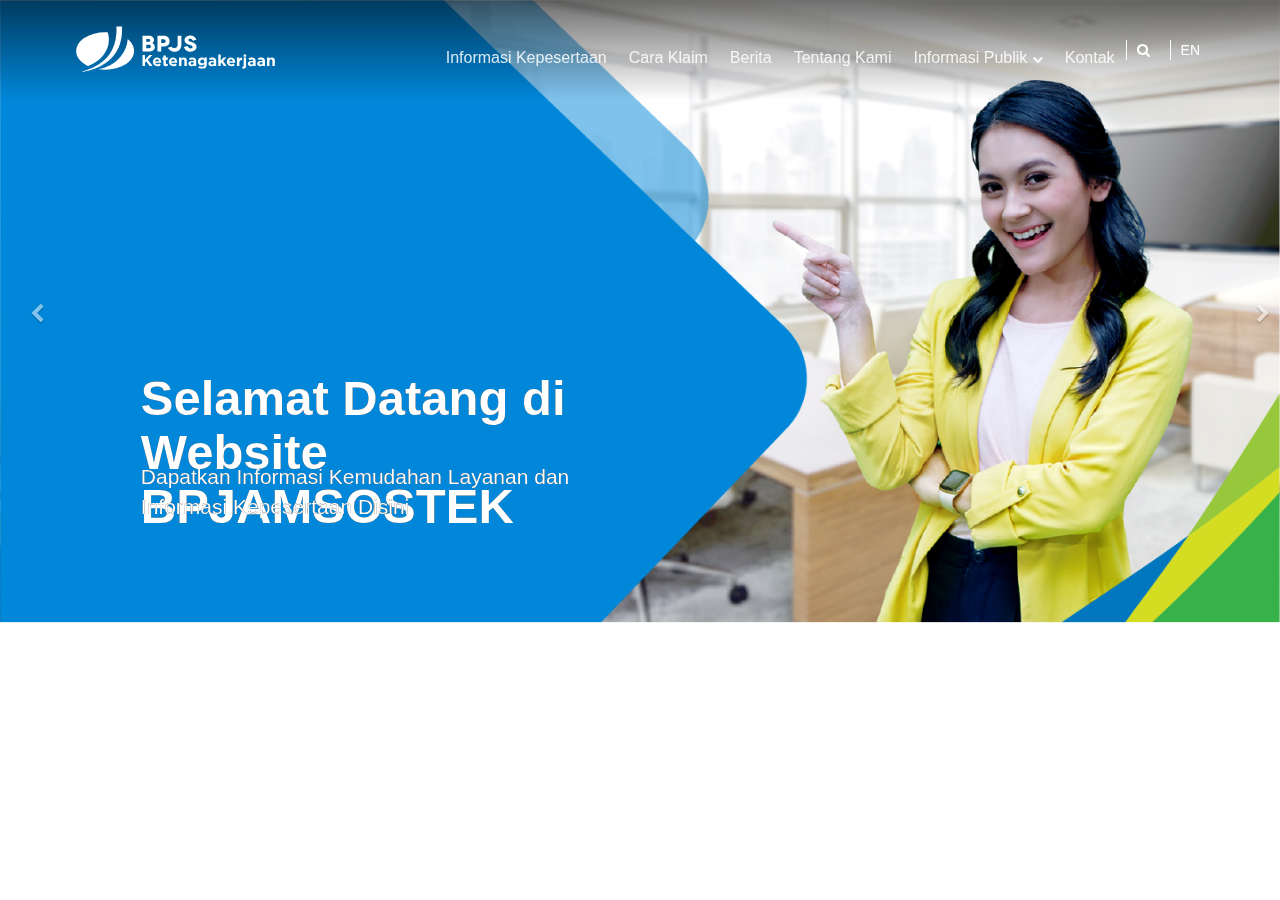
<file: index.html>
<!DOCTYPE html>
<html lang="en">
<head>
    <meta charset="UTF-8">
    <meta http-equiv="X-UA-Compatible" content="IE=edge">
    <meta name="viewport" content="width=device-width, initial-scale=1.0">
    <meta name="description" content="BPJS Ketenagakerjaan memberikan program Jaminan Tenaga Kerja dan perlindungan sosial kepada seluruh pekerja di Indonesia." itemprop="description">
    <meta name="originalTitle" content="Program Jaminan Sosial Tenaga Kerja - BPJS Ketenagakerjaan">
    <title>BPJS Ketenagakerjaan</title>
    <link href="bootstrap.css" rel="stylesheet">
    <link rel="stylesheet" href="custom.css"/>
    <link rel="stylesheet" href="styles.css">
    <link rel="shortcut icon" type="image/png" href="images/favicon.png">
    <link rel="stylesheet" href="https://cdnjs.cloudflare.com/ajax/libs/font-awesome/4.7.0/css/font-awesome.min.css">
    <style>
      .btn.btn-sm.shadow-xl {
        background-color: rgb(255, 255, 255); /* Set the background color to blue */
        color: rgb(54, 134, 255); /* Set the text color to white */
        border: none; /* Remove any border */
        padding: 10px 20px; /* Adjust padding as needed */
        font-size: 18px; /* Adjust font size as needed */
        border-radius: 5px; /* Optional: add border radius for rounded corners */
        transition: background-color 0.3s ease; /* Optional: add a transition for hover effect */
        font-family:Arial, Helvetica, sans-serif;
      }
      .btn.btn-sm.shadow-xl:hover {
        background-color: rgb(255, 255, 255); /* Change the background color on hover */
      }
    </style>
</head>
<body class="ui-transparent-nav">
    <!-- Navbar Fixed + Default -->
    <nav class="navbar navbar-fixed-top transparent navbar-default">
        <div class="container container-nav">
            <!-- Navbar Logo -->
            <a class="ui-variable-logo navbar-brand">
                <!-- Default Logo -->
                <img class="logo-default" src="images/logo-bpjamsostek-color.svg" >
                <!-- Transparent Logo -->
                <img class="logo-transparent" src="images/logo-bpjamsostek.svg" >
            </a><!-- .navbar-brand -->
            <!-- Navbar Toggle -->
            <a href="#" class="ui-mobile-nav-toggle pull-right mt-10"></a>
            <!-- Navbar Button -->
            <a href="/en" class="btn btn-sm pull-right mt-25"><span class="icon-globe"></span> EN</a>
            <a href="/search.html" class="btn btn-sm btn-search pull-right mt-25"><i class="fa fa-search"></i></a>
            <!-- Navbar Navigation -->
            <div class="ui-navigation navbar-right mt-10">
               <ul class="nav navbar-nav">
                  <!-- Nav Item -->
                  <li><a href="/informasi.html"><span>Informasi Kepesertaan</span></a></li>
                  <!-- Nav Item -->
                  <li><a href="/cara-klaim.html"><span>Cara Klaim</span></a></li>
                  <!-- Nav Item -->
                  <li><a href="/berita.html"><span>Berita</span></a></li>
                  <!-- Nav Item -->
                  <li><a href="/tentang-kami.html"><span>Tentang Kami</span></a></li>
                  <li class="dropdown">
                     <a class="dropdown-toggle" data-toggle="dropdown" href="#"><span>Informasi Publik <span></span><span class="fa fa-chevron-down" style="font-size: 11px"></span></span></a>
                     <ul class="dropdown-menu">
                        <li><a href="/laporan-pengelolaan-program.html"><span class="icon-submenu icon-kinerja"></span>Laporan Pengelolaan Program</a></li>
                        <li><a href="/laporan-terintegrasi.html"><span class="icon-submenu icon-kinerja"></span>Laporan Terintegrasi</a></li>
                        <li><a href="/good-governance.html"><span class="icon-submenu icon-good-governance"></span>Good Governance</a></li>
                        <li><a href="/peraturan.html"><span class="icon-submenu icon-peraturan"></span>Peraturan-Peraturan</a></li>
                        <li><a href="/tanggung-jawab-sosial-lingkungan.html"><span class="icon-submenu icon-tjsl"></span>TJSL</a></li>
                        <li><a href="https://e-ppid.bpjsketenagakerjaan.go.id/"><span class="icon-submenu icon-tjsl"></span>E-PPID</a></li>
                        <li><a href="investasi.html"><span class="icon-submenu icon-tjsl"></span>Investasi</a></li>
                     </ul>
                  </li>
                    <!-- Nav Item -->
                  <li><a href="/kontak.html"><span>Kontak</span></a></li>
               </ul><!-- .navbar-nav -->
            </div><!-- .ui-navigation -->
         </div><!-- .container -->
    </nav><!-- nav -->
    <div id="homepage" class="main" role="main">
      <div class="section-home-slider">
         <div id="banner" class="carousel slide ui-blue-color" data-ride="carousel">
         <div class="carousel-inner">
            <div class="item active">
               <img src="images/banner_hd_Artboard_22-100.jpg" alt="Banner1"class="web-banner" style="width:100%;">
               <img src="images/banner_mobile_Artboard_23_3-100.jpg" alt="Banner1"class="mobile-banner" style="width:100%;">
               <div class="carousel-caption">   
                  <h1 class="heading animate" data-show="fade-in-up-big" data-delay="100">
                     Selamat Datang di<br> Website BPJAMSOSTEK
                  </h1>      
                  <p class="paragraph animate" data-show="fade-in-up-big" data-delay="400">
                     Dapatkan Informasi Kemudahan Layanan dan Informasi Kepesertaan Disini
                  </p>
               </div>
            </div>    
            <div class="item ">
               <img src="images/banner_hd_Banner_WEB_MLT.png" alt="Banner2"class="web-banner" style="width:100%;">
               <img src="images/banner_mobile_banner_MLT.png" alt="Banner2"class="mobile-banner" style="width:100%;">
               <div class="carousel-caption" style="top:27%;">
                  <h1 class="heading animate" data-show="fade-in-up-big" data-delay="100">
                     Manfaatkan Layanan Tambahan Berupa Fasilitas Pembiayaan Perumahan Pekerja
                  </h1>    
                  <p class="paragraph animate" data-show="fade-in-up-big" data-delay="400">
                     Kemudahan pinjaman Kepemilikan tempat tinggal Dengan Bunga pinjaman yang flat dan Kemudahan proses pengajuan. Jadi semua peserta  bisa mewujudkan impian memiliki tempat tinggal 
                  </p>
                  <div class="actions animate" data-show="fade-in-up-big" data-delay="600">
                     <a href="https://www.bpjsketenagakerjaan.go.id/perumahan.html" target="_blank" class="btn btn-sm shadow-xl">
                        Lihat Selengkapnya
                        <i class="fa fa-arrow-right"></i>
                     </a>
                  </div>
               </div>
            </div>
            <div class="item ">
               <img src="images/banner_hd_Web_Banner_-_Anti_Gratifikasi-01_(2).jpg" alt="Banner3"class="web-banner" style="width:100%;">
               <img src="images/banner_mobile_Web_Banner_-_Anti_Gratifikasi-02_(2).jpg" alt="Banner3"class="mobile-banner" style="width:100%;">
               <div class="carousel-caption">
                  <h1 class="heading animate" data-show="fade-in-up-big" data-delay="100">
                     Terima Kasih Untuk Tidak Melakukan Pemberian Apapun 
                  </h1>     
                  <p class="paragraph animate" data-show="fade-in-up-big" data-delay="400">
                     Kami menghargai upaya untuk tidak melakukan pemberian apa pun kepada Insan BPJAMSOSTEK, selain ucapan terima kasih yang tulus dari hati.
                  </p>
               </div>
            </div>
            <div class="item ">
               <img src="images/banner_hd_Banner_WEB_auto_Deber.png" alt="Banner4"class="web-banner" style="width:100%;">
               <img src="images/banner_mobile_Banner_Mob_auto_Deber.png" alt="Banner4"class="mobile-banner" style="width:100%;">
               <div class="carousel-caption">
                  <h1 class="heading animate" data-show="fade-in-up-big" data-delay="100">
                     Bayar Iuran Sektor Mikro Kecil Pake Autodebet 
                  </h1>   
                  <p class="paragraph animate" data-show="fade-in-up-big" data-delay="400">
                     Jadi Lebih Mudah dan Praktis
                  </p>
               </div>
            </div>    
            <div class="item ">
               <img src="images/banner_hd_Artboard_39@2x.png" alt="Banner5"class="web-banner" style="width:100%;">
               <img src="images/banner_mobile_Artboard_38@2x.png" alt="Banner5"class="mobile-banner" style="width:100%;">
               <div class="carousel-caption">
                  <h1 class="heading animate" data-show="fade-in-up-big" data-delay="100">
                     Produktif Di Masa Muda <br>Sejahtera Di Masa Tua
                  </h1>
                  <p class="paragraph animate" data-show="fade-in-up-big" data-delay="400">
                     Menabung di Masa Muda Nikmati di Hari Tua
                  </p>
                  <div class="actions animate" data-show="fade-in-up-big" data-delay="600">
                     <a href="https://www.bpjsketenagakerjaan.go.id/tetap-sejahtera.html" target="_blank" class="btn btn-sm shadow-xl">
                        Lihat Selengkapnya
                        <i class="fa fa-arrow-right"></i>
                     </a>
                  </div>
               </div>
            </div>
            <div class="item ">
               <img src="images/banner_hd_JKP_Banner_Besar.png" alt="Banner6"class="web-banner" style="width:100%;">
               <img src="images/banner_mobile_Artboard_23-100.jpg" alt="Banner6"class="mobile-banner" style="width:100%;">
               <div class="carousel-caption">
                  <h1 class="heading animate" data-show="fade-in-up-big" data-delay="100">
                     Gak Perlu Worry,<br>#AyoKerjaLagi
                  </h1> 
                  <p class="paragraph animate" data-show="fade-in-up-big" data-delay="400">
                     Dapatkan 3 Manfaat Jaminan Kehilangan Pekerjaan bagi pekerja yang ter-PHK
                  </p>
                  <div class="actions animate" data-show="fade-in-up-big" data-delay="600">
                     <a href="https://www.bpjsketenagakerjaan.go.id/jaminan-kehilangan-pekerjaan.html" target="_blank" class="btn btn-sm shadow-xl">
                        Lihat Selengkapnya
                        <i class="fa fa-arrow-right"></i>
                     </a>
                  </div>
               </div>
            </div>
            <div class="item ">
               <img src="images/banner_hd_PU_menggandeng_BPU_Banner-100.jpg" alt="Banner7"class="web-banner" style="width:100%;">
               <img src="images/banner_mobile_PU_menggandeng_BPU_Mobile_Banner-100.jpg" alt="Banner7"class="mobile-banner" style="width:100%;">
               <div class="carousel-caption">
                  <h1 class="heading animate" data-show="fade-in-up-big" data-delay="100">
                     Ayo Sejahterakan Pekerja Sekitar Anda
                  </h1>      
                  <p class="paragraph animate" data-show="fade-in-up-big" data-delay="400">
                     Daftarkan suami/ istri yang bekerja, PRT, sopir pribadi, tukang kebun, petugas keamanan, petugas kebersihan, dan lainnya menjadi peserta BPJAMSOSTEK. Mulai dari Rp36.800,- / bulan. Melalui Aplikasi JMO.
                  </p>
               </div>
            </div>
            <div class="item ">
               <img src="images/banner_hd_banner_hd_Banner-BPU.jpeg" alt="Banner8"class="web-banner" style="width:100%;">
               <img src="images/banner_mobile_banner_mobile_Banner-BPU-MOBILE.jpeg" alt="Banner8"class="mobile-banner" style="width:100%;">
               <div class="carousel-caption">
                  <h1 class="heading animate" data-show="fade-in-up-big" data-delay="100">
                     Siapapun Bisa<br>Jadi Peserta
                  </h1>
                  <p class="paragraph animate" data-show="fade-in-up-big" data-delay="400">
                     Pekerja Mandiri juga dapat memperoleh perlindungan Jaminan Sosial Ketenagakerjaan
                  </p>
                  <div class="actions animate" data-show="fade-in-up-big" data-delay="600">
                     <a href="https://bpjsketenagakerjaan.go.id/bukan-penerima-upah.html" target="_blank" class="btn btn-sm shadow-xl">
                        Lihat Selengkapnya
                        <i class="fa fa-arrow-right"></i>
                     </a>
                  </div>
               </div>
            </div>
            <div class="item ">
               <img src="images/banner_hd_mudah-bayar.jpg" alt="Banner9"class="web-banner" style="width:100%;">
               <img src="images/banner_mobile_mobile-mudah-bayar-100.jpg" alt="Banner9"class="mobile-banner" style="width:100%;">
               <div class="carousel-caption">
                  <h1 class="heading animate" data-show="fade-in-up-big" data-delay="100">
                     Daftar & Bayar <br> BPJAMSOSTEK <br> Makin Mudah
                  </h1>     
                  <p class="paragraph animate" data-show="fade-in-up-big" data-delay="400">
                     Ayo dapatkan Perlindungan atas Risiko Kecelakaan Kerja, Kematian &amp; Hari Tua, cukup pake HP melalui Mitra BPJS Ketenagakerjaan
                  </p>
               </div>
            </div>    
            <div class="item ">
               <img src="images/banner_hd_banner_hd_Artboard_25_3-100.jpeg" alt="Banner10"class="web-banner" style="width:100%;">
               <img src="images/banner_mobile_banner_mobile_Artboard_23_4-100.jpeg" alt="Banner10"class="mobile-banner" style="width:100%;">
               <div class="carousel-caption">
                  <h1 class="heading animate" data-show="fade-in-up-big" data-delay="100">
                     Instruksi Presiden RI<br>Nomor 2 Tahun 2021
                  </h1>
                  <p class="paragraph animate" data-show="fade-in-up-big" data-delay="400">
                     Tentang Optimalisasi Pelaksanaan Program Jaminan Sosial Ketenagakerjaan
                  </p>
                  <div class="actions animate" data-show="fade-in-up-big" data-delay="600">
                     <a href="https://www.bpjsketenagakerjaan.go.id/inpres.html" target="_blank" class="btn btn-sm shadow-xl">
                        Lihat Selengkapnya
                        <i class="fa fa-arrow-right"></i>
                     </a>
                  </div>
               </div>
            </div>
            <div class="item ">
               <img src="images/banner_hd_Banner_Comarketing-100.jpg" alt="Banner11"class="web-banner" style="width:100%;">
               <img src="images/banner_mobile_Mobile_Banner_Comarketing-100.jpg" alt="Banner11"class="mobile-banner" style="width:100%;">
               <div class="carousel-caption">
                  <h1 class="heading animate" data-show="fade-in-up-big" data-delay="100">
                     Dapatkan Diskon dan Penawaran Menarik 
                  </h1>
                  <p class="paragraph animate" data-show="fade-in-up-big" data-delay="400">
                     Temukan ragam pilihan merchant untuk pengalaman terbaik bagi peserta BPJAMSOSTEK
                  </p>
                  <div class="actions animate" data-show="fade-in-up-big" data-delay="600">
                     <a href="https://www.bpjsketenagakerjaan.go.id/co-marketing.html" target="_blank" class="btn btn-sm shadow-xl">
                        Lihat Selengkapnya
                        <i class="fa fa-arrow-right"></i>
                     </a>
                  </div>
               </div>
            </div>
            <div class="item ">
               <img src="images/banner_hd_Kerja_Keras_Bebas_Cemas_Banner-100.jpg" alt="Banner12"class="web-banner" style="width:100%;">
               <img src="images/banner_mobile_Kerja_Keras_Bebas_Cemas_Web_Banner-100.jpg" alt="Banner12"class="mobile-banner" style="width:100%;">
               <div class="carousel-caption">
                  <h1 class="heading animate" data-show="fade-in-up-big" data-delay="100">
                     Kerja Keras Bebas Cemas 
                  </h1>
                  <p class="paragraph animate" data-show="fade-in-up-big" data-delay="400">
                     Apa pun pekerjaan Anda, semua bisa daftar jadi peserta BPJS Ketenagakerjaan. Pasti Aman, Pasti Cair, Pasti Tenang
                  </p>
               </div>
            </div>
            <div class="item ">
               <img src="images/banner_hd_Artboard_39@2x.png" alt="Banner12"class="web-banner" style="width:100%;">
               <img src="images/banner_mobile_Artboard_38@2x.png" alt="Banner12"class="mobile-banner" style="width:100%;">
               <div class="carousel-caption">
                  <h1 class="heading animate" data-show="fade-in-up-big" data-delay="100">
                     Investasi BPJS Ketenagakerjaan
                  </h1>
                  <p class="paragraph animate" data-show="fade-in-up-big" data-delay="400">
                     BPJS Ketenagakerjaan mengelola dana investasi dalam rangka lebih mengefektifkan dan mengoptimalkan
                     pengelolaan serta pengembangan dana Jaminan Sosial dan dana Badan Penyelenggara Jaminan Sosial
                     Ketenagakerjaan.
                  </p>
               </div>
            </div>
            <!-- Controls -->
            <a class="left carousel-control" href="#banner" role="button" data-slide="prev">
               <span class="fa fa-chevron-left" aria-hidden="true"></span>
               <span class="sr-only">Previous</span>
            </a>
            <a class="right carousel-control" href="#banner" role="button" data-slide="next">
               <span class="fa fa-chevron-right" aria-hidden="true"></span>
               <span class="sr-only">Next</span>
            </a>
         </div>
      </div>
   </div>
   <script src="https://code.jquery.com/jquery-3.6.0.min.js"></script>
   <script src="https://maxcdn.bootstrapcdn.com/bootstrap/3.4.1/js/bootstrap.min.js"></script>
   <script>
      $(document).ready(function(){
         $('.carousel').carousel({
               interval: 5000 // Change interval here for different time duration
         });
      });

      window.onscroll = function() {
      var navbar = document.querySelector('.navbar');
      if (window.scrollY > 50) {
         navbar.classList.add('scrolled');
      } else {
         navbar.classList.remove('scrolled');
      }
      };

      window.onscroll = function() {
         var navbar = document.querySelector('.navbar');
         if (window.scrollY > 50) {
            navbar.classList.add('scrolled'); // Tambahkan kelas scrolled ketika di-scroll
         } else {
            navbar.classList.remove('scrolled'); // Hapus kelas scrolled ketika di atas
         }
      };
   </script>
</body>
</html>
</file>
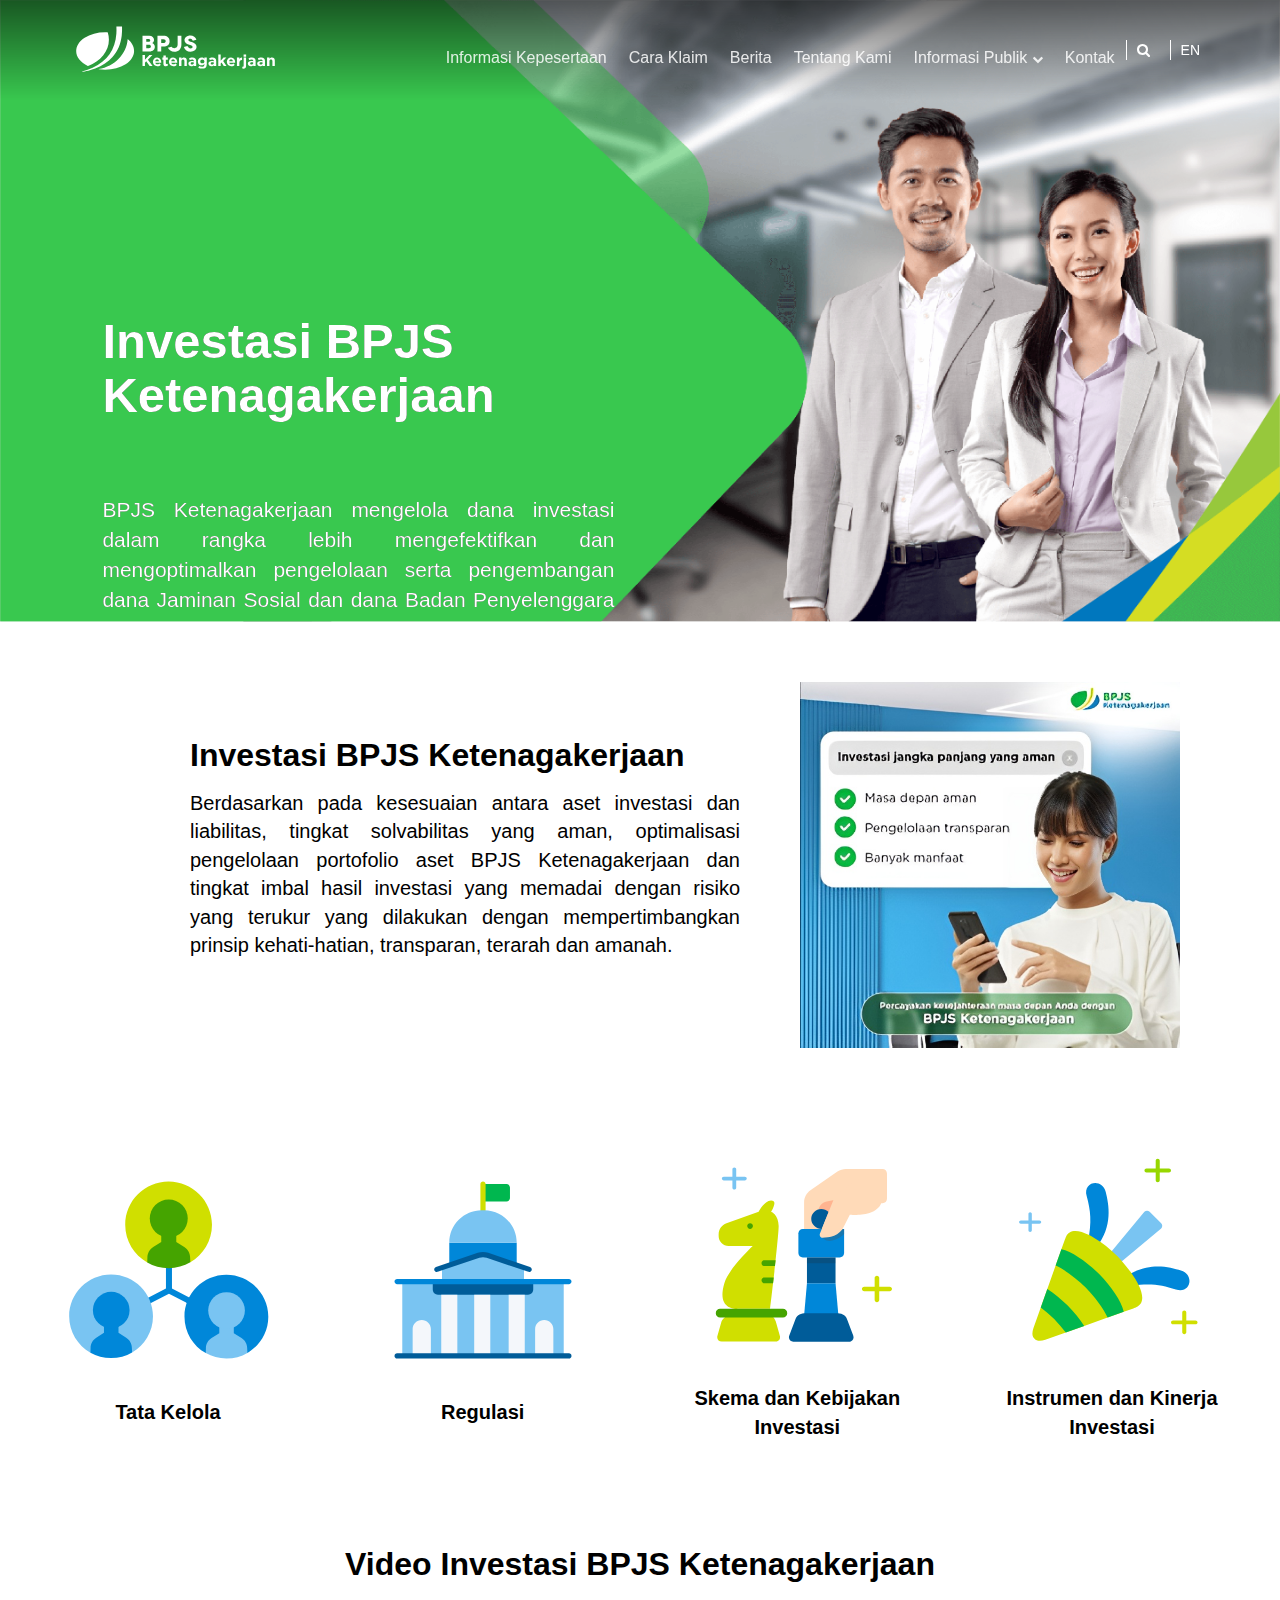
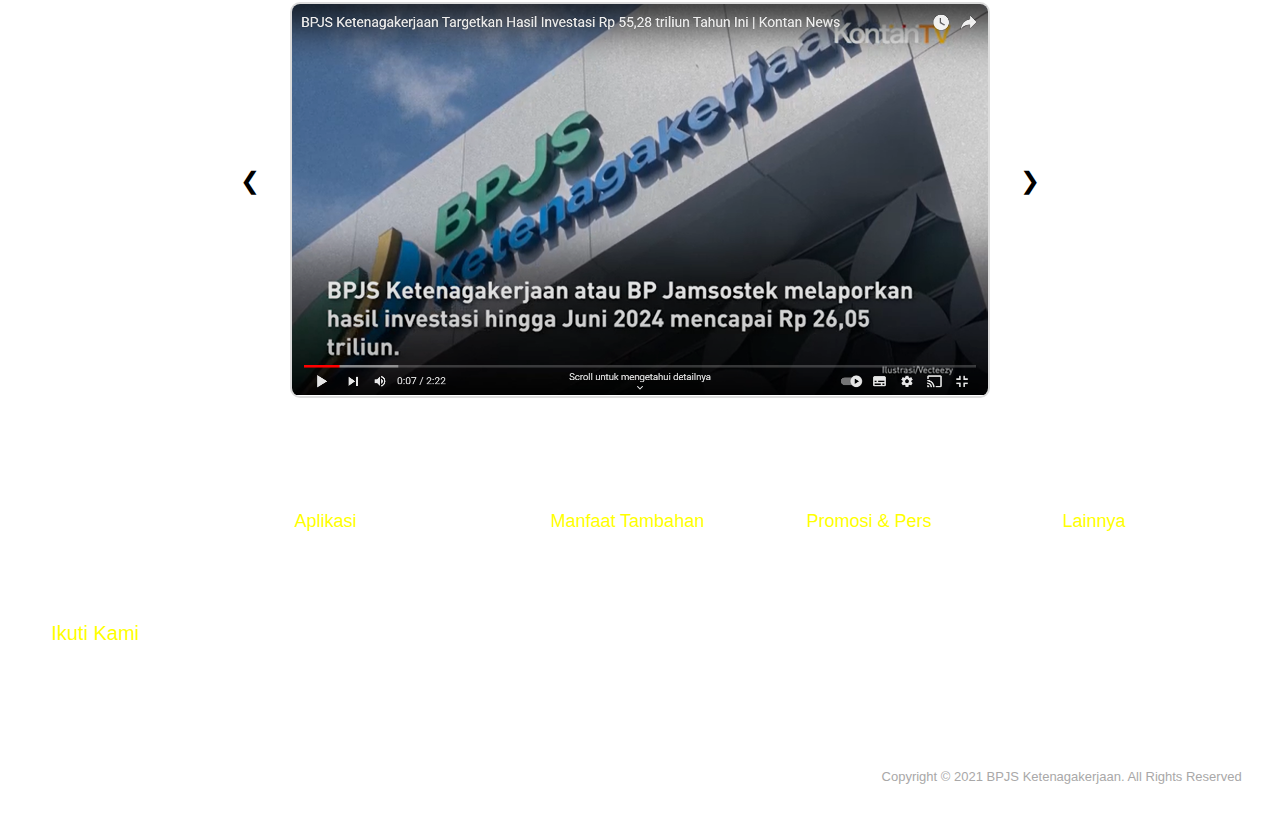
<file: investasi.html>
<!DOCTYPE html>
<html lang="en">
<head>
    <meta charset="UTF-8">
    <meta http-equiv="X-UA-Compatible" content="IE=edge">
    <meta name="viewport" content="width=device-width, initial-scale=1.0">
    <meta name="description" content="BPJS Ketenagakerjaan memberikan program Jaminan Tenaga Kerja dan perlindungan sosial kepada seluruh pekerja di Indonesia." itemprop="description">
    <meta name="originalTitle" content="Program Jaminan Sosial Tenaga Kerja - BPJS Ketenagakerjaan">
    <title>BPJS Ketenagakerjaan</title>
    <link href="bootstrap.css" rel="stylesheet">
    <link rel="stylesheet" href="custom.css"/>
    <link rel="stylesheet" href="styles.css">
    <link rel="shortcut icon" type="image/png" href="images/favicon.png">
    <link rel="stylesheet" href="https://cdnjs.cloudflare.com/ajax/libs/font-awesome/4.7.0/css/font-awesome.min.css">
</head>
<body class="ui-transparent-nav">
  <!-- Navbar Fixed + Default -->
  <nav class="navbar navbar-fixed-top transparent navbar-default">
    <div class="container container-nav">
      <!-- Navbar Logo -->
      <a class="ui-variable-logo navbar-brand" href="/" title="BPJamsostek">
          <!-- Default Logo -->
          <img class="logo-default" src="images/logo-bpjamsostek-color.svg" alt="BPJS Ketenagakerjaan - BPJamsostek" data-uhd>
          <!-- Transparent Logo -->
          <img class="logo-transparent" src="images/logo-bpjamsostek.svg" alt="BPJS Ketenagakerjaan - BPJamsostek" data-uhd>
      </a><!-- .navbar-brand -->
      <!-- Navbar Toggle -->
      <a href="#" class="ui-mobile-nav-toggle pull-right mt-10"></a>
      <!-- Navbar Button -->
      <a href="/en" class="btn btn-sm pull-right mt-25"><span class="icon-globe"></span> EN</a>
      <a href="/search.html" class="btn btn-sm btn-search pull-right mt-25"><i class="fa fa-search"></i></a>
      <!-- Navbar Navigation -->
      <div class="ui-navigation navbar-right mt-10">
        <ul class="nav navbar-nav">
          <!-- Nav Item -->
          <li><a href="/informasi.html"><span>Informasi Kepesertaan</span></a></li>
          <!-- Nav Item -->
          <li><a href="/cara-klaim.html"><span>Cara Klaim</span></a></li>
          <!-- Nav Item -->
          <li><a href="/berita.html"><span>Berita</span></a></li>
          <!-- Nav Item -->
          <li><a href="/tentang-kami.html"><span>Tentang Kami</span></a></li>
          <li class="dropdown">
            <a class="dropdown-toggle" data-toggle="dropdown" href="#"><span>Informasi Publik <span></span><span class="fa fa-chevron-down" style="font-size: 11px"></span></span></a>
            <ul class="dropdown-menu">
              <li><a href="/laporan-pengelolaan-program.html"><span class="icon-submenu icon-kinerja"></span>Laporan Pengelolaan Program</a></li>
              <li><a href="/laporan-terintegrasi.html"><span class="icon-submenu icon-kinerja"></span>Laporan Terintegrasi</a></li>
              <li><a href="/good-governance.html"><span class="icon-submenu icon-good-governance"></span>Good Governance</a></li>
              <li><a href="/peraturan.html"><span class="icon-submenu icon-peraturan"></span>Peraturan-Peraturan</a></li>
              <li><a href="/tanggung-jawab-sosial-lingkungan.html"><span class="icon-submenu icon-tjsl"></span>TJSL</a></li>
              <li><a href="https://e-ppid.bpjsketenagakerjaan.go.id/"><span class="icon-submenu icon-tjsl"></span>E-PPID</a></li>
            </ul>
          </li>
          <!-- Nav Item -->
          <li><a href="/kontak.html"><span>Kontak</span></a></li>
        </ul><!-- .navbar-nav -->
      </div><!-- .ui-navigation -->
    </div><!-- .container -->
  </nav><!-- nav -->

  <style>
    .carousel-indicators li { visibility: hidden; }
    .heading{
        font-size: 1.6rem;
    }
  </style>

  <div id="homepage-invest" class="main" role="main">
    <div class="carousel-inner">
    <div class="item active">
      <img src="images/banner_hd_Artboard_39@2x.png" alt="Investment BPJAMSOSTEK" class="web-banner" style="width:100%;">
      <img src="images/banner_mobile_Artboard_38@2x.png" alt="Investment BPJAMSOSTEK" class="mobile-banner" style="width:100%;">
      <div class="carousel-caption" style="top:30%; left:8%;">   
        <h1 class="heading animate" data-show="fade-in-up-big" data-delay="100">
          Investasi BPJS Ketenagakerjaan
        </h1>      
        <p class="paragraph animate" data-show="fade-in-up-big" data-delay="400" style="font-weight:lighter; font-family:Arial, Helvetica, sans-serif; text-align: justify;">
          BPJS Ketenagakerjaan mengelola dana investasi dalam rangka lebih mengefektifkan dan mengoptimalkan pengelolaan serta pengembangan dana Jaminan Sosial dan dana Badan Penyelenggara Jaminan Sosial Ketenagakerjaan.
        </p>
      </div>
    </div>
  </div>

  <section class="invest-bpjs">
    <div class="invest">
      <div class="image-invest">
          <img src="images/invest-bpjs.jpeg" alt="Two kids on a bicycle" />
      </div>
      <div class="content-invest">
        <h1 class="heading animate" data-show="fade-in-up-big" data-delay="100" style="padding-bottom: 5px; color:black;font-size: 32px;font-weight:bold; font-family:Arial, Helvetica, sans-serif; text-align: left;">
          Investasi BPJS Ketenagakerjaan
        </h1> 
        <p class="investment animate" data-show="fade-in-up-big" data-delay="400" style="font-weight:lighter; font-family: Arial, Helvetica, sans-serif; font-size: 20px; color:black;">
          Berdasarkan pada kesesuaian antara aset investasi dan liabilitas, tingkat solvabilitas yang aman, 
          optimalisasi pengelolaan portofolio aset BPJS Ketenagakerjaan dan tingkat imbal hasil investasi yang memadai dengan risiko yang terukur yang dilakukan dengan mempertimbangkan prinsip kehati-hatian, transparan, terarah dan amanah. 
        </p>  
      </div>
    </div>
  </section>

  <div class="section-menu bg-light animate text-center">
    <div class="animate" data-show="fade-in-up-big" data-delay="50">
      <div class="container gg-content-main-2">
        <div class="col-md-3 col-xs-6">
          <a href="tatakelola.html">
            <img src="images/illustration-tatakelola.svg" alt="">
            <p>Tata Kelola</p>
          </a>
        </div>
        <div class="col-md-3 col-xs-6">
          <a href="regulasi.html">
            <img src="images/illustration-regulasi.svg" alt="">
            <p>Regulasi</p>
          </a>
        </div>
        <div class="col-md-3 col-xs-6">
          <a href="kebijakan.html">
            <img src="images/illustration-kebijakan.svg" alt="">
            <p>Skema dan Kebijakan Investasi</p>
          </a>
        </div>
        <div class="col-md-3 col-xs-6">
          <a href="kinerja.html">
            <img src="images/illustration-kinerja.svg" alt="">
            <p>Instrumen dan Kinerja Investasi</p>
          </a>
        </div>
      </div>
    </div>
  </div>

  <div class="section-yt">
    <h2 class="carousel-title">Video Investasi BPJS Ketenagakerjaan</h2>
    <div class="carousel-yt">
        <div class="carousel-inner-yt">
            <div class="carousel-item-yt active">
                <img src="images/yt1.png" alt="Image 1">
            </div>
            <div class="carousel-item-yt">
                <img src="images/yt2.jpeg" alt="Image 2">
            </div>
            <div class="carousel-item-yt">
                <img src="images/yt3.png" alt="Image 3">
            </div>
        </div>
    </div>
    <button class="carousel-control-yt prev" onclick="prevSlide()">&#10094;</button>
    <button class="carousel-control-yt next" onclick="nextSlide()">&#10095;</button>
  </div>

  <script>
    let currentSlide = 0;
    function showSlide(index) {
        const slides = document.querySelectorAll('.carousel-item-yt');
        if (index >= slides.length) {
            currentSlide = 0;
        } else if (index < 0) {
            currentSlide = slides.length - 1;
        } else {
            currentSlide = index;
        }
        const offset = -currentSlide * 100;
        document.querySelector('.carousel-inner-yt').style.transform = `translateX(${offset}%)`;
        }

        function nextSlide() {
            showSlide(currentSlide + 1);
        }

        function prevSlide() {
            showSlide(currentSlide - 1);
        }

        document.addEventListener('DOMContentLoaded', () => {
            showSlide(currentSlide);
        });

        window.onscroll = function() {
        var navbar = document.querySelector('.navbar');
        if (window.scrollY > 50) {
          navbar.classList.add('scrolled');
        } else {
          navbar.classList.remove('scrolled');
        }
      };

      window.onscroll = function() {
         var navbar = document.querySelector('.navbar');
         if (window.scrollY > 50) {
            navbar.classList.add('scrolled'); // Tambahkan kelas scrolled ketika di-scroll
         } else {
            navbar.classList.remove('scrolled'); // Hapus kelas scrolled ketika di atas
         }
      };
  </script>
</body>

<footer class="footer">
  <div class="footer-content">
    <div class="container">
      <div class="row d-flex">
        <!-- Call Center & Social Media -->
        <div class="col-md-3 text-start">
          <div class="logo-call-center">
            <img src="images/logocall.png" alt="Call Center BPJamsostek">
          </div>
          <div class="ikut-kami">
            <ul>
              <li class="footer-menu-1st">Ikuti Kami</li>
            </ul>
            <div class="iconsosmed">
              <a href="https://id-id.facebook.com/bpjstkinfo/" target="_blank" title="Facebook" class="cta facebook">
                <i class="fa fa-facebook fa-lg"></i>
              </a>
              <a href="https://twitter.com/bpjstkinfo" target="_blank" title="Twitter" class="cta twitter">
                <i class="fa fa-twitter fa-lg"></i>
              </a>
              <a href="https://www.youtube.com/user/bpjstkinfo" target="_blank" title="Youtube" class="cta youtube">
                <i class="fa fa-youtube-play fa-lg"></i>
              </a>
              <a href="https://www.instagram.com/bpjs.ketenagakerjaan/" target="_blank" title="Instagram" class="cta instagram">
                <i class="fa fa-instagram fa-lg"></i>
              </a>
              <a href="http://wa.me/6281380070175" target="_blank" title="Whatsapp" class="cta whatsapp">
                <i class="fa fa-whatsapp fa-lg"></i>
              </a>
            </div>
          </div>
        </div>

        <!-- Footer Links -->
        <div class="col-md-9 text-start">
          <div class="row">
            <div class="col-md-3">
              <h5>Aplikasi</h5>
              <ul class="list-unstyled">
                <li>SiDewas</li>
                <li>EPS</li>
                <li>Perisai</li>
                <li>e-Procurement</li>
                <li>Mitra Pusat Layanan Kecelakaan Kerja</li>
                <li>WBS</li>
                <li>Karir</li>
              </ul>
            </div>
            <div class="col-md-3">
              <h5>Manfaat Tambahan</h5>
              <ul class="list-unstyled">
                <li>Rusunawa</li>
                <li>Perumahan Pekerja</li>
                <li>Loker Disabilitas</li>
              </ul>
            </div>
            <div class="col-md-3">
              <h5>Promosi & Pers</h5>
              <ul class="list-unstyled">
                <li>Promo</li>
                <li>Siaran Pers</li>
              </ul>
            </div>
            <div class="col-md-3">
              <h5>Lainnya</h5>
              <ul class="list-unstyled">
                <li>Struktur Organisasi</li>
                <li>Formulir</li>
                <li>F.A.Q</li>
                <li>Lelang</li>
              </ul>
            </div>
          </div>
        </div>
      </div>
      <div class="text-center mt-4">
        <p>Copyright © 2021 BPJS Ketenagakerjaan. All Rights Reserved</p>
      </div>
    </div>
  </div>
</footer>

</html>
</file>
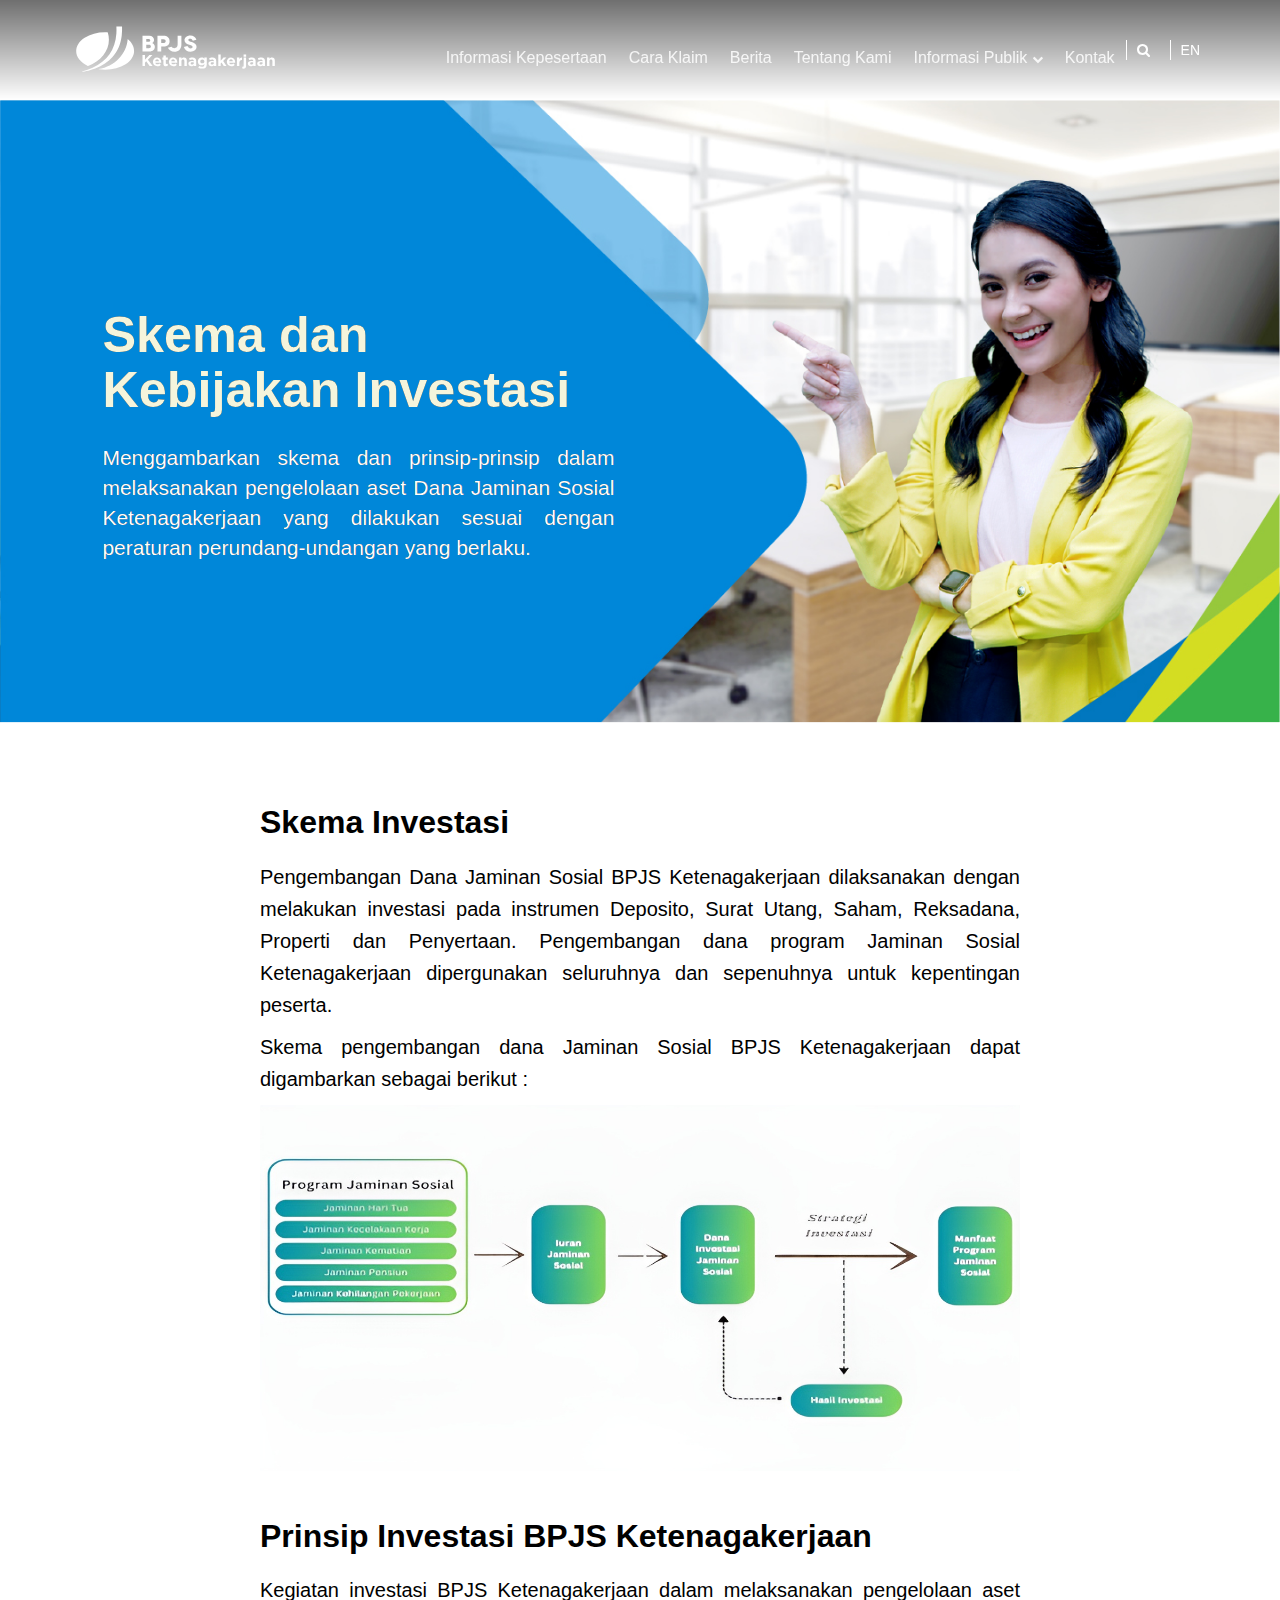
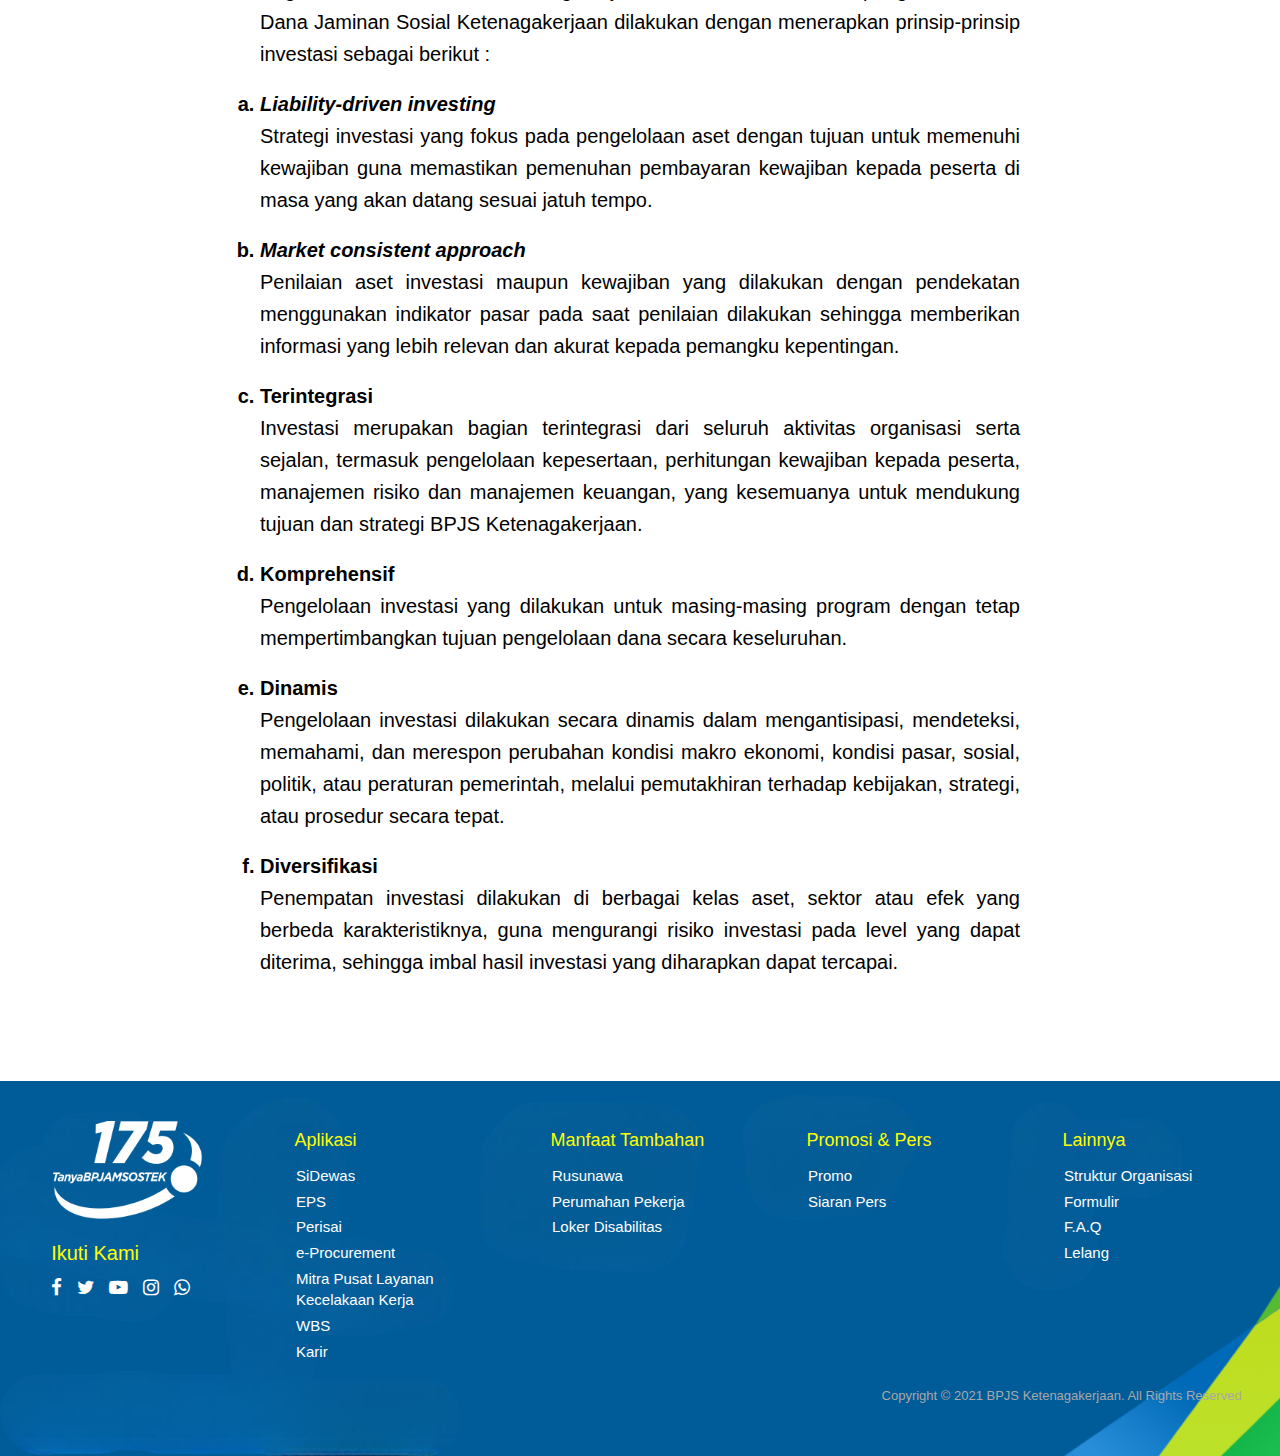
<file: kebijakan.html>
<!DOCTYPE html>
<html lang="en">
<head>
    <meta charset="UTF-8">
    <meta http-equiv="X-UA-Compatible" content="IE=edge">
    <meta name="viewport" content="width=device-width, initial-scale=1.0">
    <meta name="description" content="BPJS Ketenagakerjaan memberikan program Jaminan Tenaga Kerja dan perlindungan sosial kepada seluruh pekerja di Indonesia." itemprop="description">
    <meta name="originalTitle" content="Program Jaminan Sosial Tenaga Kerja - BPJS Ketenagakerjaan">
    <title>BPJS Ketenagakerjaan</title>
    <link href="bootstrap.css" rel="stylesheet">
    <link rel="stylesheet" href="custom.css"/>
    <link rel="stylesheet" href="styles.css">
    <link rel="shortcut icon" type="image/png" href="images/favicon.png">
    <link rel="stylesheet" href="https://cdnjs.cloudflare.com/ajax/libs/font-awesome/4.7.0/css/font-awesome.min.css">
</head>

<script>
   window.onscroll = function() {
    var navbar = document.querySelector('.navbar');
    if (window.scrollY > 50) {
      navbar.classList.add('scrolled');
    } else {
      navbar.classList.remove('scrolled');
    }
  };

  window.onscroll = function() {
         var navbar = document.querySelector('.navbar');
         if (window.scrollY > 50) {
            navbar.classList.add('scrolled'); // Tambahkan kelas scrolled ketika di-scroll
         } else {
            navbar.classList.remove('scrolled'); // Hapus kelas scrolled ketika di atas
         }
      };
</script> 

<body class="ui-transparent-nav">
    <!-- Navbar Fixed + Default -->
    <nav class="navbar navbar-fixed-top transparent navbar-default">
      <div class="container container-nav">
        <!-- Navbar Logo -->
        <a class="ui-variable-logo navbar-brand" href="/" title="BPJamsostek">
            <!-- Default Logo -->
            <img class="logo-default" src="images/logo-bpjamsostek-color.svg" alt="BPJS Ketenagakerjaan - BPJamsostek" data-uhd>
            <!-- Transparent Logo -->
            <img class="logo-transparent" src="images/logo-bpjamsostek.svg" alt="BPJS Ketenagakerjaan - BPJamsostek" data-uhd>
        </a><!-- .navbar-brand -->
        <!-- Navbar Toggle -->
        <a href="#" class="ui-mobile-nav-toggle pull-right mt-10"></a>
        <!-- Navbar Button -->
        <a href="/en" class="btn btn-sm pull-right mt-25"><span class="icon-globe"></span> EN</a>
        <a href="/search.html" class="btn btn-sm btn-search pull-right mt-25"><i class="fa fa-search"></i></a>
        <!-- Navbar Navigation -->
        <div class="ui-navigation navbar-right mt-10">
          <ul class="nav navbar-nav">
            <!-- Nav Item -->
            <li><a href="/informasi.html"><span>Informasi Kepesertaan</span></a></li>
            <!-- Nav Item -->
            <li><a href="/cara-klaim.html"><span>Cara Klaim</span></a></li>
            <!-- Nav Item -->
            <li><a href="/berita.html"><span>Berita</span></a></li>
            <!-- Nav Item -->
            <li><a href="/tentang-kami.html"><span>Tentang Kami</span></a></li>
            <li class="dropdown">
              <a class="dropdown-toggle" data-toggle="dropdown" href="#"><span>Informasi Publik <span></span><span class="fa fa-chevron-down" style="font-size: 11px"></span></span></a>
              <ul class="dropdown-menu">
                <li><a href="/laporan-pengelolaan-program.html"><span class="icon-submenu icon-kinerja"></span>Laporan Pengelolaan Program</a></li>
                <li><a href="/laporan-terintegrasi.html"><span class="icon-submenu icon-kinerja"></span>Laporan Terintegrasi</a></li>
                <li><a href="/good-governance.html"><span class="icon-submenu icon-good-governance"></span>Good Governance</a></li>
                <li><a href="/peraturan.html"><span class="icon-submenu icon-peraturan"></span>Peraturan-Peraturan</a></li>
                <li><a href="/tanggung-jawab-sosial-lingkungan.html"><span class="icon-submenu icon-tjsl"></span>TJSL</a></li>
                <li><a href="https://e-ppid.bpjsketenagakerjaan.go.id/"><span class="icon-submenu icon-tjsl"></span>E-PPID</a></li>
              </ul>
            </li>
            <!-- Nav Item -->
            <li><a href="/kontak.html"><span>Kontak</span></a></li>
          </ul><!-- .navbar-nav -->
        </div><!-- .ui-navigation -->
      </div><!-- .container -->
    </nav><!-- nav -->

    <div id="homepage-kebijakan" class="main" role="main">
        <div class="carousel-inner">
        <div class="item-bg">
            <img src="images/banner_hd_Artboard_22-100.jpg" alt="Investment BPJAMSOSTEK" class="web-banner" style="width:100%;">
            <img src="images/banner_mobile_Artboard_23_3-100.jpg" alt="Investment BPJAMSOSTEK" class="mobile-banner" style="width:100%;">
            <div class="carousel-caption" style="top:30%; left:8%;">   
            <h1 class="heading-takel" data-show="fade-in-up-big" data-delay="100" style="font-size: 3.6em;">
                Skema dan Kebijakan Investasi
            </h1>   
            <p class="investment animate" data-show="fade-in-up-big" data-delay="400" style="font-weight:lighter; font-family:Arial, Helvetica, sans-serif; text-align: justify; padding-top: 15px;">
              Menggambarkan skema dan prinsip-prinsip dalam melaksanakan pengelolaan aset Dana Jaminan Sosial Ketenagakerjaan yang dilakukan sesuai dengan peraturan perundang-undangan yang berlaku. 
            </p>    
            </div>
        </div>
    </div>

    <div class="skemainvest">
        <h1>Skema Investasi</h1>
        <p class="investment animate" data-show="fade-in-up-big" data-delay="400" style="font-weight:lighter; font-family: Arial, Helvetica, sans-serif;">
          Pengembangan Dana Jaminan Sosial BPJS Ketenagakerjaan dilaksanakan dengan melakukan investasi pada instrumen Deposito, Surat Utang, Saham, Reksadana, Properti dan Penyertaan. Pengembangan dana program Jaminan Sosial Ketenagakerjaan dipergunakan seluruhnya dan sepenuhnya untuk kepentingan peserta.
        </p>  
        <p class="investment animate" data-show="fade-in-up-big" data-delay="400" style="font-weight:lighter; font-family: Arial, Helvetica, sans-serif;">
          Skema pengembangan dana Jaminan Sosial BPJS Ketenagakerjaan dapat digambarkan sebagai berikut :
        </p>
        <div class="image-container">
            <img src="images/skema.jpeg" alt="Skema Pengembangan Dana Jaminan Sosial" />
        </div>

        <h1>Prinsip Investasi BPJS Ketenagakerjaan</h1>
        <p class="investment animate" data-show="fade-in-up-big" data-delay="400" style="font-weight:lighter; font-family: Arial, Helvetica, sans-serif;">
          Kegiatan investasi BPJS Ketenagakerjaan dalam melaksanakan pengelolaan aset Dana Jaminan Sosial Ketenagakerjaan dilakukan dengan menerapkan prinsip-prinsip investasi sebagai berikut :
        </p> 
        <ol type="a">
            <li>
                <h2><i>Liability-driven investing</i></h2>
                <p>Strategi investasi yang fokus pada pengelolaan aset dengan tujuan untuk memenuhi kewajiban guna memastikan pemenuhan pembayaran kewajiban kepada peserta di masa yang akan datang sesuai jatuh tempo.</p>
            </li>
            <li>
                <h2><i>Market consistent approach</i></h2>
                <p>Penilaian aset investasi maupun kewajiban yang dilakukan dengan pendekatan menggunakan indikator pasar pada saat penilaian dilakukan sehingga memberikan informasi yang lebih relevan dan akurat kepada pemangku kepentingan.</p>
            </li>
            <li>
                <h2>Terintegrasi</h2>
                <p>Investasi merupakan bagian terintegrasi dari seluruh aktivitas organisasi serta sejalan, termasuk pengelolaan kepesertaan, perhitungan kewajiban kepada peserta, manajemen risiko dan manajemen keuangan, yang kesemuanya untuk mendukung tujuan dan strategi BPJS Ketenagakerjaan.</p>
            </li>
            <li>
                <h2>Komprehensif</h2>
                <p>Pengelolaan investasi yang dilakukan untuk masing-masing program dengan tetap mempertimbangkan tujuan pengelolaan dana secara keseluruhan.</p>
            </li>
            <li>
                <h2>Dinamis</h2>
                <p>Pengelolaan investasi dilakukan secara dinamis dalam mengantisipasi, mendeteksi, memahami, dan merespon perubahan kondisi makro ekonomi, kondisi pasar, sosial, politik, atau peraturan pemerintah, melalui pemutakhiran terhadap kebijakan, strategi, atau prosedur secara tepat.</p>
            </li>
            <li>
                <h2>Diversifikasi</h2>
                <p>Penempatan investasi dilakukan di berbagai kelas aset, sektor atau efek yang berbeda karakteristiknya, guna mengurangi risiko investasi pada level yang dapat diterima, sehingga imbal hasil investasi yang diharapkan dapat tercapai.</p>
            </li>
        </ol>
    </div>
</body>

<footer class="footer">
  <div class="footer-content">
    <div class="container">
      <div class="row d-flex">
        <!-- Call Center & Social Media -->
        <div class="col-md-3 text-start">
          <div class="logo-call-center">
            <img src="images/logocall.png" alt="Call Center BPJamsostek">
          </div>
          <div class="ikut-kami">
            <ul>
              <li class="footer-menu-1st">Ikuti Kami</li>
            </ul>
            <div class="iconsosmed">
              <a href="https://id-id.facebook.com/bpjstkinfo/" target="_blank" title="Facebook" class="cta facebook">
                <i class="fa fa-facebook fa-lg"></i>
              </a>
              <a href="https://twitter.com/bpjstkinfo" target="_blank" title="Twitter" class="cta twitter">
                <i class="fa fa-twitter fa-lg"></i>
              </a>
              <a href="https://www.youtube.com/user/bpjstkinfo" target="_blank" title="Youtube" class="cta youtube">
                <i class="fa fa-youtube-play fa-lg"></i>
              </a>
              <a href="https://www.instagram.com/bpjs.ketenagakerjaan/" target="_blank" title="Instagram" class="cta instagram">
                <i class="fa fa-instagram fa-lg"></i>
              </a>
              <a href="http://wa.me/6281380070175" target="_blank" title="Whatsapp" class="cta whatsapp">
                <i class="fa fa-whatsapp fa-lg"></i>
              </a>
            </div>
          </div>
        </div>

        <!-- Footer Links -->
        <div class="col-md-9 text-start">
          <div class="row">
            <div class="col-md-3">
              <h5>Aplikasi</h5>
              <ul class="list-unstyled">
                <li>SiDewas</li>
                <li>EPS</li>
                <li>Perisai</li>
                <li>e-Procurement</li>
                <li>Mitra Pusat Layanan Kecelakaan Kerja</li>
                <li>WBS</li>
                <li>Karir</li>
              </ul>
            </div>
            <div class="col-md-3">
              <h5>Manfaat Tambahan</h5>
              <ul class="list-unstyled">
                <li>Rusunawa</li>
                <li>Perumahan Pekerja</li>
                <li>Loker Disabilitas</li>
              </ul>
            </div>
            <div class="col-md-3">
              <h5>Promosi & Pers</h5>
              <ul class="list-unstyled">
                <li>Promo</li>
                <li>Siaran Pers</li>
              </ul>
            </div>
            <div class="col-md-3">
              <h5>Lainnya</h5>
              <ul class="list-unstyled">
                <li>Struktur Organisasi</li>
                <li>Formulir</li>
                <li>F.A.Q</li>
                <li>Lelang</li>
              </ul>
            </div>
          </div>
        </div>
      </div>
      <div class="text-center mt-4">
        <p>Copyright © 2021 BPJS Ketenagakerjaan. All Rights Reserved</p>
      </div>
    </div>
  </div>
</footer>
</html>
</file>
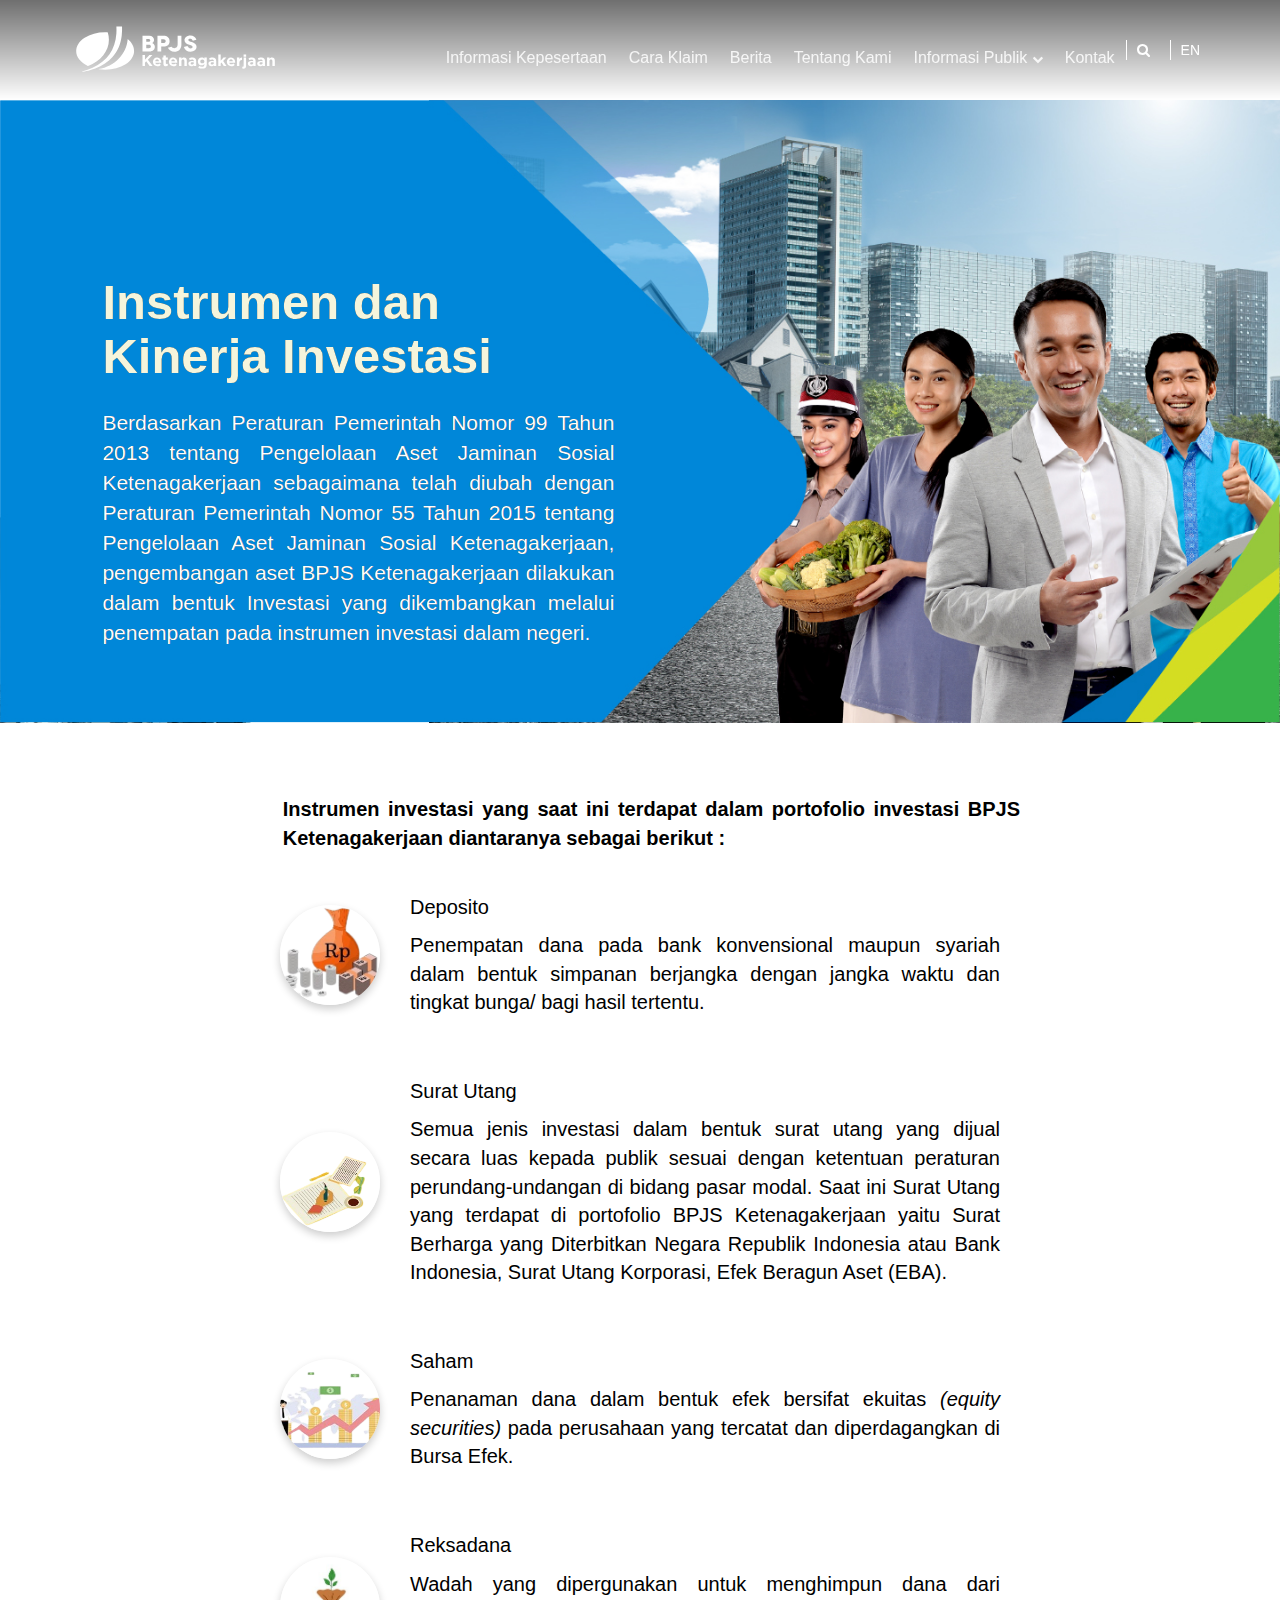
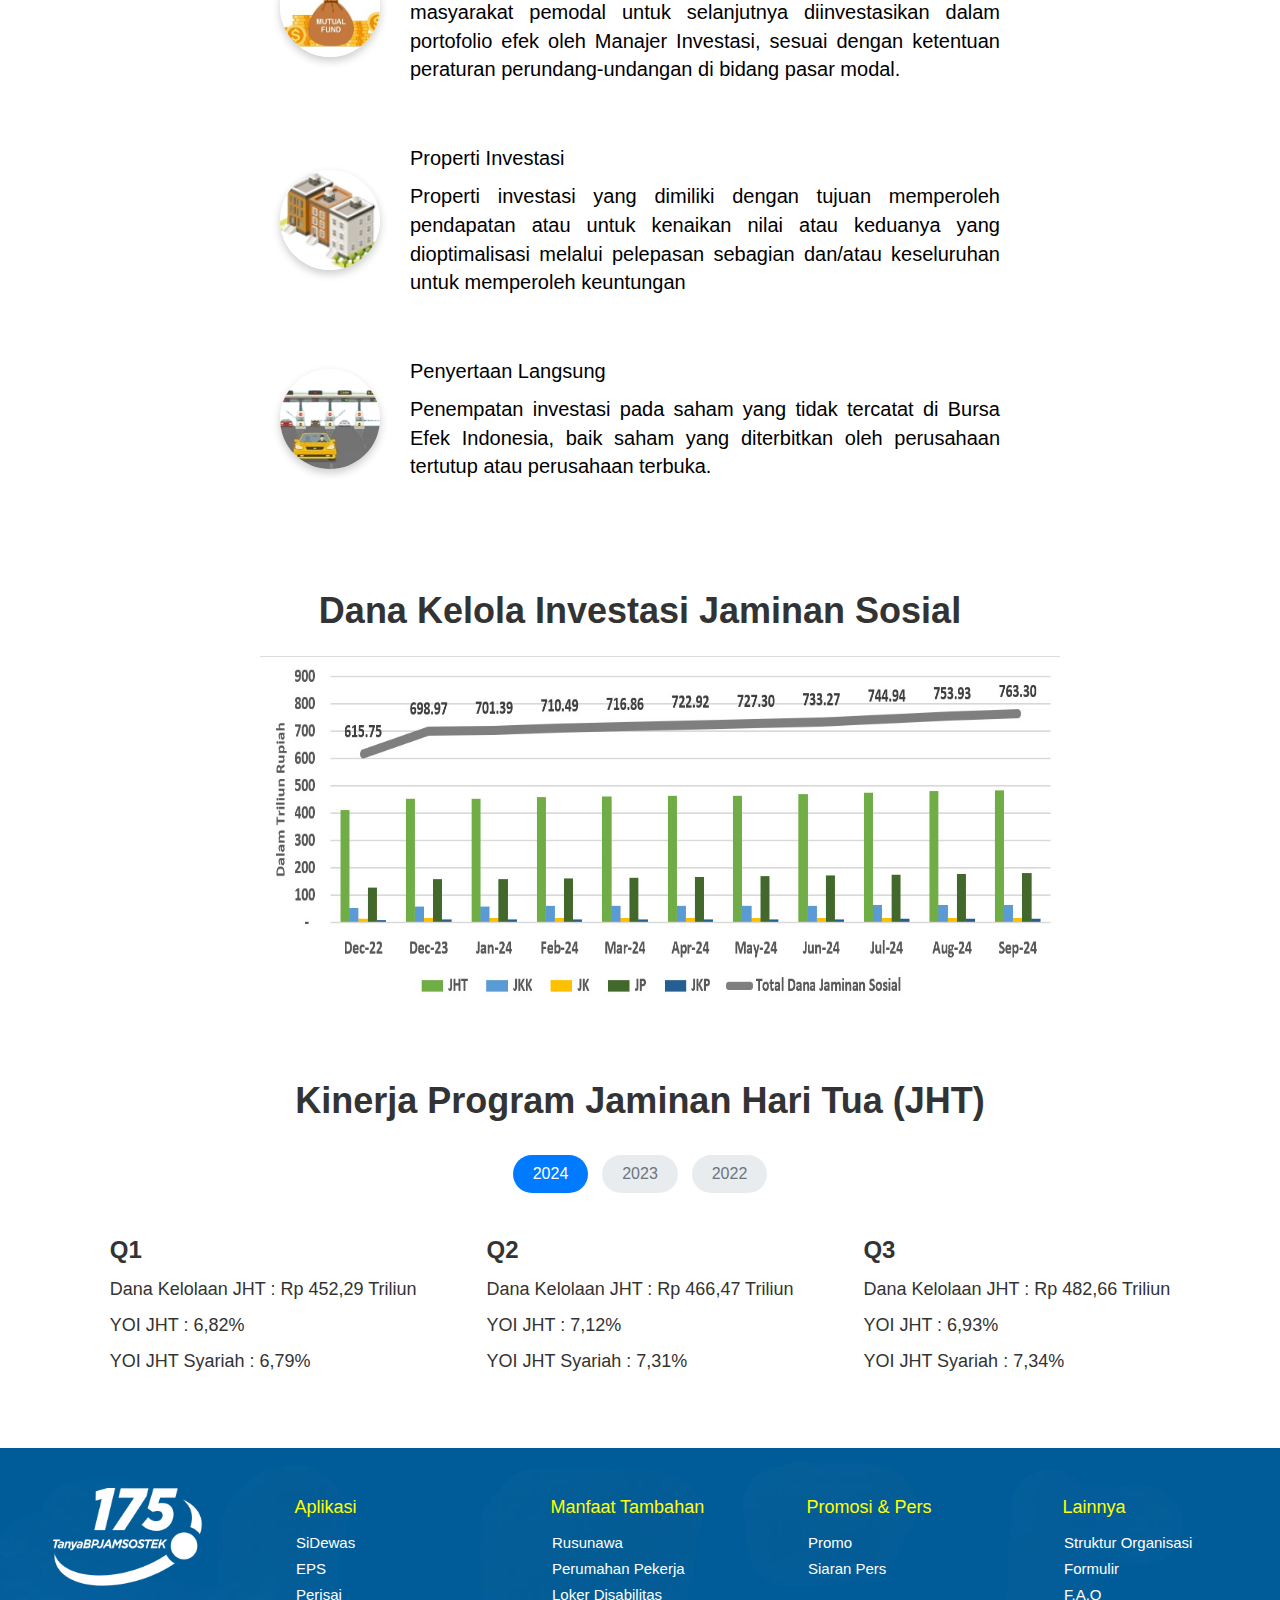
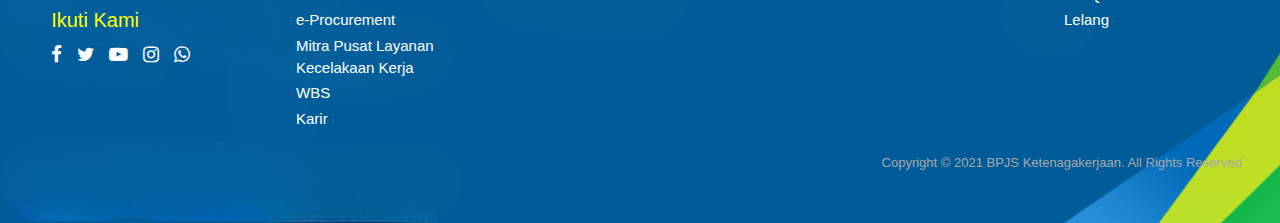
<file: kinerja.html>
<!DOCTYPE html>
<html lang="en">
<head>
    <meta charset="UTF-8">
    <meta http-equiv="X-UA-Compatible" content="IE=edge">
    <meta name="viewport" content="width=device-width, initial-scale=1.0">
    <meta name="description" content="BPJS Ketenagakerjaan memberikan program Jaminan Tenaga Kerja dan perlindungan sosial kepada seluruh pekerja di Indonesia." itemprop="description">
    <meta name="originalTitle" content="Program Jaminan Sosial Tenaga Kerja - BPJS Ketenagakerjaan">
    <title>BPJS Ketenagakerjaan</title>
    <link href="bootstrap.css" rel="stylesheet">
    <link rel="stylesheet" href="custom.css"/>
    <link rel="stylesheet" href="styles.css">
    <link rel="shortcut icon" type="image/png" href="images/favicon.png">
    <link rel="stylesheet" href="https://cdnjs.cloudflare.com/ajax/libs/font-awesome/4.7.0/css/font-awesome.min.css">
    <style>
        /* Inline CSS for button styles */
        .year-btn {
            border: none;
            padding: 10px 20px;
            margin: 0 5px;
            border-radius: 20px;
            font-size: 16px;
            cursor: pointer;
        }

        .year-btn.active {
            background-color: #007bff;
            color: white;
        }

        .year-btn.inactive {
            background-color: #e9ecef;
            color: #6c757d;
        }

        .year-btn-container {
            text-align: center;
            margin: 20px 0;
        }

        .content-container {
            display: flex;
            justify-content: center;
            margin-top: 40px;
            gap: 70px; /* Adjust gap between quarters */
        }

        .quarter {
            text-align: left;
        }

        .quarter-title {
            font-size: 24px;
            font-weight: bold;
        }

        .quarter-detail {
            font-size: 18px;
            font-weight: normal !important; /* Ensure text is not bold */
        }

        h2 {
            text-align: center;
            margin-top: 30px;
        }
    </style>
</head>
<body class="ui-transparent-nav">
    <!-- Navbar Fixed + Default -->
    <nav class="navbar navbar-fixed-top transparent navbar-default">
      <div class="container container-nav">
        <!-- Navbar Logo -->
        <a class="ui-variable-logo navbar-brand" href="/" title="BPJamsostek">
            <!-- Default Logo -->
            <img class="logo-default" src="images/logo-bpjamsostek-color.svg" alt="BPJS Ketenagakerjaan - BPJamsostek" data-uhd>
            <!-- Transparent Logo -->
            <img class="logo-transparent" src="images/logo-bpjamsostek.svg" alt="BPJS Ketenagakerjaan - BPJamsostek" data-uhd>
        </a><!-- .navbar-brand -->
        <!-- Navbar Toggle -->
        <a href="#" class="ui-mobile-nav-toggle pull-right mt-10"></a>
        <!-- Navbar Button -->
        <a href="/en" class="btn btn-sm pull-right mt-25"><span class="icon-globe"></span> EN</a>
        <a href="/search.html" class="btn btn-sm btn-search pull-right mt-25"><i class="fa fa-search"></i></a>
        <!-- Navbar Navigation -->
        <div class="ui-navigation navbar-right mt-10">
          <ul class="nav navbar-nav">
            <!-- Nav Item -->
            <li><a href="/informasi.html"><span>Informasi Kepesertaan</span></a></li>
            <!-- Nav Item -->
            <li><a href="/cara-klaim.html"><span>Cara Klaim</span></a></li>
            <!-- Nav Item -->
            <li><a href="/berita.html"><span>Berita</span></a></li>
            <!-- Nav Item -->
            <li><a href="/tentang-kami.html"><span>Tentang Kami</span></a></li>
            <li class="dropdown">
              <a class="dropdown-toggle" data-toggle="dropdown" href="#"><span>Informasi Publik <span></span><span class="fa fa-chevron-down" style="font-size: 11px"></span></span></a>
              <ul class="dropdown-menu">
                <li><a href="/laporan-pengelolaan-program.html"><span class="icon-submenu icon-kinerja"></span>Laporan Pengelolaan Program</a></li>
                <li><a href="/laporan-terintegrasi.html"><span class="icon-submenu icon-kinerja"></span>Laporan Terintegrasi</a></li>
                <li><a href="/good-governance.html"><span class="icon-submenu icon-good-governance"></span>Good Governance</a></li>
                <li><a href="/peraturan.html"><span class="icon-submenu icon-peraturan"></span>Peraturan-Peraturan</a></li>
                <li><a href="/tanggung-jawab-sosial-lingkungan.html"><span class="icon-submenu icon-tjsl"></span>TJSL</a></li>
                <li><a href="https://e-ppid.bpjsketenagakerjaan.go.id/"><span class="icon-submenu icon-tjsl"></span>E-PPID</a></li>
              </ul>
            </li>
            <!-- Nav Item -->
            <li><a href="/kontak.html"><span>Kontak</span></a></li>
          </ul><!-- .navbar-nav -->
        </div><!-- .ui-navigation -->
      </div><!-- .container -->
    </nav><!-- nav -->

    <div id="homepage-regulasi" class="main" role="main">
        <div class="carousel-inner">
        <div class="item-bg">
            <img src="images/banner_hd_PU_menggandeng_BPU_Banner-100.jpg" alt="Investment BPJAMSOSTEK" class="web-banner" style="width:100%;">
            <img src="images/banner_mobile_PU_menggandeng_BPU_Mobile_Banner-100.jpg" alt="Investment BPJAMSOSTEK" class="mobile-banner" style="width:100%;">
            <div class="carousel-caption" style="top:25%; left:8%;">   
            <h1 class="heading-takel" data-show="fade-in-up-big" data-delay="100" style="font-size: 3.5em;">
                Instrumen dan Kinerja Investasi
            </h1>   
            <p class="investment animate" data-show="fade-in-up-big" data-delay="400" style="font-weight:lighter; font-family:Arial, Helvetica, sans-serif; text-align: justify; padding-top: 15px;">
                Berdasarkan Peraturan Pemerintah Nomor 99 Tahun 2013 tentang Pengelolaan Aset Jaminan Sosial Ketenagakerjaan sebagaimana telah diubah dengan Peraturan Pemerintah Nomor 55 Tahun 2015 tentang Pengelolaan Aset Jaminan Sosial Ketenagakerjaan, pengembangan aset BPJS Ketenagakerjaan dilakukan dalam bentuk Investasi yang dikembangkan melalui penempatan pada instrumen investasi dalam negeri. 
            </p>     
            </div>
        </div>
    </div>

    <div class="instrumen">
        <p class="investment animate" data-show="fade-in-up-big" data-delay="400" style="font-weight:bold; font-family:Arial, Helvetica, sans-serif; text-align:justify; padding-top:3%;  padding-left: 3%; font-size: 20px; color:black;">
            Instrumen investasi yang saat ini terdapat dalam portofolio investasi BPJS Ketenagakerjaan diantaranya sebagai berikut :
        </p> 
        <div class="instrumen-invest">
            <div class="content">
                <div class="instrumen-img">
                    <img src="images/in1.png" alt="Two kids on a bicycle" />
                </div>
                <div class="content-instrumen">
                    <p class="investment animate" data-show="fade-in-up-big" data-delay="400" style="font-weight:lighter; font-family: Arial, Helvetica, sans-serif; color:black;font-size: 20px;">
                        <b>Deposito</b>
                    </p>
                    <p class="investment animate" data-show="fade-in-up-big" data-delay="400" style="font-weight:lighter; font-family: Arial, Helvetica, sans-serif; color:black;font-size: 20px;">
                        Penempatan dana pada bank konvensional maupun syariah dalam bentuk simpanan berjangka dengan jangka waktu dan tingkat bunga/ bagi hasil tertentu.
                    </p>    
                </div> 
            </div>
        </div>
        <div class="instrumen-invest">
            <div class="content">
                <div class="instrumen-img">
                    <img src="images/in2.png" alt="Two kids on a bicycle" />
                </div>
                <div class="content-instrumen">
                    <p class="investment animate" data-show="fade-in-up-big" data-delay="400" style="font-weight:lighter; font-family: Arial, Helvetica, sans-serif; color:black;font-size: 20px;">
                        <b>Surat Utang</b>
                    </p>  
                    <p class="investment animate" data-show="fade-in-up-big" data-delay="400" style="font-weight:lighter; font-family: Arial, Helvetica, sans-serif; color:black;font-size: 20px;">
                        Semua jenis investasi dalam bentuk surat utang yang dijual secara luas kepada publik sesuai dengan ketentuan peraturan perundang-undangan di bidang pasar modal. Saat ini Surat Utang yang terdapat di portofolio BPJS Ketenagakerjaan yaitu Surat Berharga yang Diterbitkan Negara Republik Indonesia atau Bank Indonesia, Surat Utang Korporasi, Efek Beragun Aset (EBA).
                    </p>  
                </div>
            </div>     
        </div>
        <div class="instrumen-invest">
            <div class="content">
                <div class="instrumen-img">
                    <img src="images/in3.png" alt="Two kids on a bicycle" />
                </div>
                <div class="content-instrumen">
                    <p class="investment animate" data-show="fade-in-up-big" data-delay="400" style="font-weight:lighter; font-family: Arial, Helvetica, sans-serif; color:black;font-size: 20px;">
                        <b>Saham</b> 
                    </p>  
                    <p class="investment animate" data-show="fade-in-up-big" data-delay="400" style="font-weight:lighter; font-family: Arial, Helvetica, sans-serif; color:black;font-size: 20px;">
                        Penanaman dana dalam bentuk efek bersifat ekuitas <i>(equity securities)</i> pada perusahaan yang tercatat dan diperdagangkan di Bursa Efek.
                    </p>  
                </div>                
            </div>     
        </div>
        <div class="instrumen-invest">
            <div class="content">
                <div class="instrumen-img">
                    <img src="images/in4.jpg" alt="Two kids on a bicycle" />
                </div>
                <div class="content-instrumen">
                    <p class="investment animate" data-show="fade-in-up-big" data-delay="400" style="font-weight:lighter; font-family: Arial, Helvetica, sans-serif; color:black;font-size: 20px;">
                        <b>Reksadana</b> 
                    </p>  
                    <p class="investment animate" data-show="fade-in-up-big" data-delay="400" style="font-weight:lighter; font-family: Arial, Helvetica, sans-serif; color:black;font-size: 20px;">
                        Wadah yang dipergunakan untuk menghimpun dana dari masyarakat pemodal untuk selanjutnya diinvestasikan dalam portofolio efek oleh Manajer Investasi, sesuai dengan ketentuan peraturan perundang-undangan di bidang pasar modal.
                    </p>  
                </div>
            </div>
        </div>
        <div class="instrumen-invest">
            <div class="content">
                <div class="instrumen-img">
                    <img src="images/in5.png" alt="Two kids on a bicycle" />
                </div>
                <div class="content-instrumen">
                    <p class="investment animate" data-show="fade-in-up-big" data-delay="400" style="font-weight:lighter; font-family: Arial, Helvetica, sans-serif; color:black;font-size: 20px;">
                        <b>Properti Investasi</b> 
                    </p>  
                    <p class="investment animate" data-show="fade-in-up-big" data-delay="400" style="font-weight:lighter; font-family: Arial, Helvetica, sans-serif; color:black;font-size: 20px;">
                        Properti investasi yang dimiliki dengan tujuan memperoleh pendapatan atau untuk kenaikan nilai atau keduanya yang dioptimalisasi melalui pelepasan sebagian dan/atau keseluruhan untuk memperoleh keuntungan 
                    </p>  
                </div>
            </div>     
        </div>
        <div class="instrumen-invest">
            <div class="content">
                <div class="instrumen-img">
                    <img src="images/in6.png" alt="Two kids on a bicycle" />
                </div>
                <div class="content-instrumen">
                    <p class="investment animate" data-show="fade-in-up-big" data-delay="400" style="font-weight:lighter; font-family: Arial, Helvetica, sans-serif; color: black;font-size: 20px;">
                        <b>Penyertaan Langsung</b> 
                    </p>  
                    <p class="investment animate" data-show="fade-in-up-big" data-delay="400" style="font-weight:lighter; font-family: Arial, Helvetica, sans-serif; color: black;font-size: 20px;">
                        Penempatan investasi pada saham yang tidak tercatat di Bursa Efek Indonesia, baik saham yang diterbitkan oleh perusahaan tertutup atau perusahaan terbuka.
                    </p>  
                </div>
            </div>
        </div>
    </div>

    <div class="danakelola">
        <h1>Dana Kelola Investasi Jaminan Sosial</h1>
        <div class="image-container">
            <img src="images/danakelola-sept.jpeg" alt="Skema Pengembangan Dana Jaminan Sosial" />
        </div>
    </div>

    <div class="container" style="padding-bottom: 5%;">
        <h1 style="font-family:Arial, Helvetica, sans-serif; padding-bottom: 15px; text-align: center; margin-top: 50px; font-weight: bold;">Kinerja Program Jaminan Hari Tua (JHT)</h1>
        <div class="year-btn-container">
            <button class="year-btn inactive" data-year="2024">2024</button>
            <button class="year-btn inactive" data-year="2023">2023</button>
            <button class="year-btn active" data-year="2022">2022</button>
        </div>
        <div id="performance-content" class="text-center" style="margin-top: 20px;"></div>
    </div>

    <script src="https://code.jquery.com/jquery-3.6.0.min.js"></script>
    <script>
        $(document).ready(function() {
            function loadContent(year) {
                let content = '';
                if (year == 2022) {
                    content = `
                        <div class="content-container">
                            <div class="quarter">
                                <div class="quarter-title">Q1</div>
                                <p class="quarter-detail">Dana Kelolaan JHT : Rp 380,02 Triliun</p>
                                <p class="quarter-detail">YOI JHT : 6,57%</p>
                                <p class="quarter-detail">YOI JHT Syariah : 6,36%</p>
                            </div>
                            <div class="quarter">
                                <div class="quarter-title">Q2</div>
                                <p class="quarter-detail">Dana Kelolaan JHT : Rp 388,45 Triliun</p>
                                <p class="quarter-detail">YOI JHT : 6,94%</p>
                                <p class="quarter-detail">YOI JHT Syariah : 6,74%</p>
                            </div>
                            <div class="quarter">
                                <div class="quarter-title">Q3</div>
                                <p class="quarter-detail">Dana Kelolaan JHT : Rp 399,39 Triliun</p>
                                <p class="quarter-detail">YOI JHT : 6,87%</p>
                                <p class="quarter-detail">YOI JHT Syariah : 6,62%</p>
                            </div>
                            <div class="quarter">
                                <div class="quarter-title">Q4</div>
                                <p class="quarter-detail">Dana Kelolaan JHT : Rp 410,33 Triliun</p>
                                <p class="quarter-detail">YOI JHT : 6,81%</p>
                                <p class="quarter-detail">YOI JHT Syariah : 6,53%</p>
                            </div>
                        </div>
                    `;
                } else if (year == 2023) {
                    content = `
                        <div class="content-container">
                            <div class="quarter">
                                <div class="quarter-title">Q1</div>
                                <p class="quarter-detail">Dana Kelolaan JHT : Rp 416,23 Triliun</p>
                                <p class="quarter-detail">YOI JHT : 6,76%</p>
                                <p class="quarter-detail">YOI JHT Syariah : 6,66%</p>
                            </div>
                            <div class="quarter">
                                <div class="quarter-title">Q2</div>
                                <p class="quarter-detail">Dana Kelolaan JHT : Rp 430,64 Triliun</p>
                                <p class="quarter-detail">YOI JHT : 7,66%</p>
                                <p class="quarter-detail">YOI JHT Syariah : 7,46%</p>
                            </div>
                            <div class="quarter">
                                <div class="quarter-title">Q3</div>
                                <p class="quarter-detail">Dana Kelolaan JHT : Rp 438,89 Triliun</p>
                                <p class="quarter-detail">YOI JHT : 7,16%</p>
                                <p class="quarter-detail">YOI JHT Syariah : 7,30%</p>
                            </div>
                            <div class="quarter">
                                <div class="quarter-title">Q4</div>
                                <p class="quarter-detail">Dana Kelolaan JHT : Rp 452,197 Triliun</p>
                                <p class="quarter-detail">YOI JHT : 7,03%</p>
                                <p class="quarter-detail">YOI JHT Syariah : 7,19%</p>
                            </div>
                        </div>
                    `;
                } else if (year == 2024) {
                    content = `
                        <div class="content-container">
                            <div class="quarter">
                                <div class="quarter-title">Q1</div>
                                <p class="quarter-detail">Dana Kelolaan JHT : Rp 452,29 Triliun</p>
                                <p class="quarter-detail">YOI JHT : 6,82%</p>
                                <p class="quarter-detail">YOI JHT Syariah : 6,79%</p>
                            </div>
                            <div class="quarter">
                                <div class="quarter-title">Q2</div>
                                <p class="quarter-detail">Dana Kelolaan JHT : Rp 466,47 Triliun</p>
                                <p class="quarter-detail">YOI JHT : 7,12%</p>
                                <p class="quarter-detail">YOI JHT Syariah : 7,31%</p>
                            </div>
                            <div class="quarter">
                                <div class="quarter-title">Q3</div>
                                <p class="quarter-detail">Dana Kelolaan JHT : Rp 482,66 Triliun</p>
                                <p class="quarter-detail">YOI JHT : 6,93%</p>
                                <p class="quarter-detail">YOI JHT Syariah : 7,34%</p>
                            </div>
                        </div>
                    `;
                }

                $('#performance-content').html(content);
            }

            function setActiveButton(year) {
                // Remove active class from all buttons and add inactive class
                $('.year-btn').removeClass('active').addClass('inactive');
                // Add active class to clicked button and remove inactive class
                $(`.year-btn[data-year="${year}"]`).removeClass('inactive').addClass('active');
            }

            // Load the default content (2024) when the page loads
            loadContent('2024');
            setActiveButton('2024');

            $('.year-btn').on('click', function() {
                const year = $(this).data('year');
                loadContent(year);
                setActiveButton(year);
            });
        });

        window.onscroll = function() {
        var navbar = document.querySelector('.navbar');
        if (window.scrollY > 50) {
        navbar.classList.add('scrolled');
        } else {
        navbar.classList.remove('scrolled');
        }
        };

        window.onscroll = function() {
         var navbar = document.querySelector('.navbar');
         if (window.scrollY > 50) {
            navbar.classList.add('scrolled'); // Tambahkan kelas scrolled ketika di-scroll
         } else {
            navbar.classList.remove('scrolled'); // Hapus kelas scrolled ketika di atas
         }
      };
    </script>
</body>

<footer class="footer">
    <div class="footer-content">
      <div class="container">
        <div class="row d-flex">
          <!-- Call Center & Social Media -->
          <div class="col-md-3 text-start">
            <div class="logo-call-center">
              <img src="images/logocall.png" alt="Call Center BPJamsostek">
            </div>
            <div class="ikut-kami">
              <ul>
                <li class="footer-menu-1st">Ikuti Kami</li>
              </ul>
              <div class="iconsosmed">
                <a href="https://id-id.facebook.com/bpjstkinfo/" target="_blank" title="Facebook" class="cta facebook">
                  <i class="fa fa-facebook fa-lg"></i>
                </a>
                <a href="https://twitter.com/bpjstkinfo" target="_blank" title="Twitter" class="cta twitter">
                  <i class="fa fa-twitter fa-lg"></i>
                </a>
                <a href="https://www.youtube.com/user/bpjstkinfo" target="_blank" title="Youtube" class="cta youtube">
                  <i class="fa fa-youtube-play fa-lg"></i>
                </a>
                <a href="https://www.instagram.com/bpjs.ketenagakerjaan/" target="_blank" title="Instagram" class="cta instagram">
                  <i class="fa fa-instagram fa-lg"></i>
                </a>
                <a href="http://wa.me/6281380070175" target="_blank" title="Whatsapp" class="cta whatsapp">
                  <i class="fa fa-whatsapp fa-lg"></i>
                </a>
              </div>
            </div>
          </div>
  
          <!-- Footer Links -->
          <div class="col-md-9 text-start">
            <div class="row">
              <div class="col-md-3">
                <h5>Aplikasi</h5>
                <ul class="list-unstyled">
                  <li>SiDewas</li>
                  <li>EPS</li>
                  <li>Perisai</li>
                  <li>e-Procurement</li>
                  <li>Mitra Pusat Layanan Kecelakaan Kerja</li>
                  <li>WBS</li>
                  <li>Karir</li>
                </ul>
              </div>
              <div class="col-md-3">
                <h5>Manfaat Tambahan</h5>
                <ul class="list-unstyled">
                  <li>Rusunawa</li>
                  <li>Perumahan Pekerja</li>
                  <li>Loker Disabilitas</li>
                </ul>
              </div>
              <div class="col-md-3">
                <h5>Promosi & Pers</h5>
                <ul class="list-unstyled">
                  <li>Promo</li>
                  <li>Siaran Pers</li>
                </ul>
              </div>
              <div class="col-md-3">
                <h5>Lainnya</h5>
                <ul class="list-unstyled">
                  <li>Struktur Organisasi</li>
                  <li>Formulir</li>
                  <li>F.A.Q</li>
                  <li>Lelang</li>
                </ul>
              </div>
            </div>
          </div>
        </div>
        <div class="text-center mt-4">
          <p>Copyright © 2021 BPJS Ketenagakerjaan. All Rights Reserved</p>
        </div>
      </div>
    </div>
  </footer>
</html>
</file>
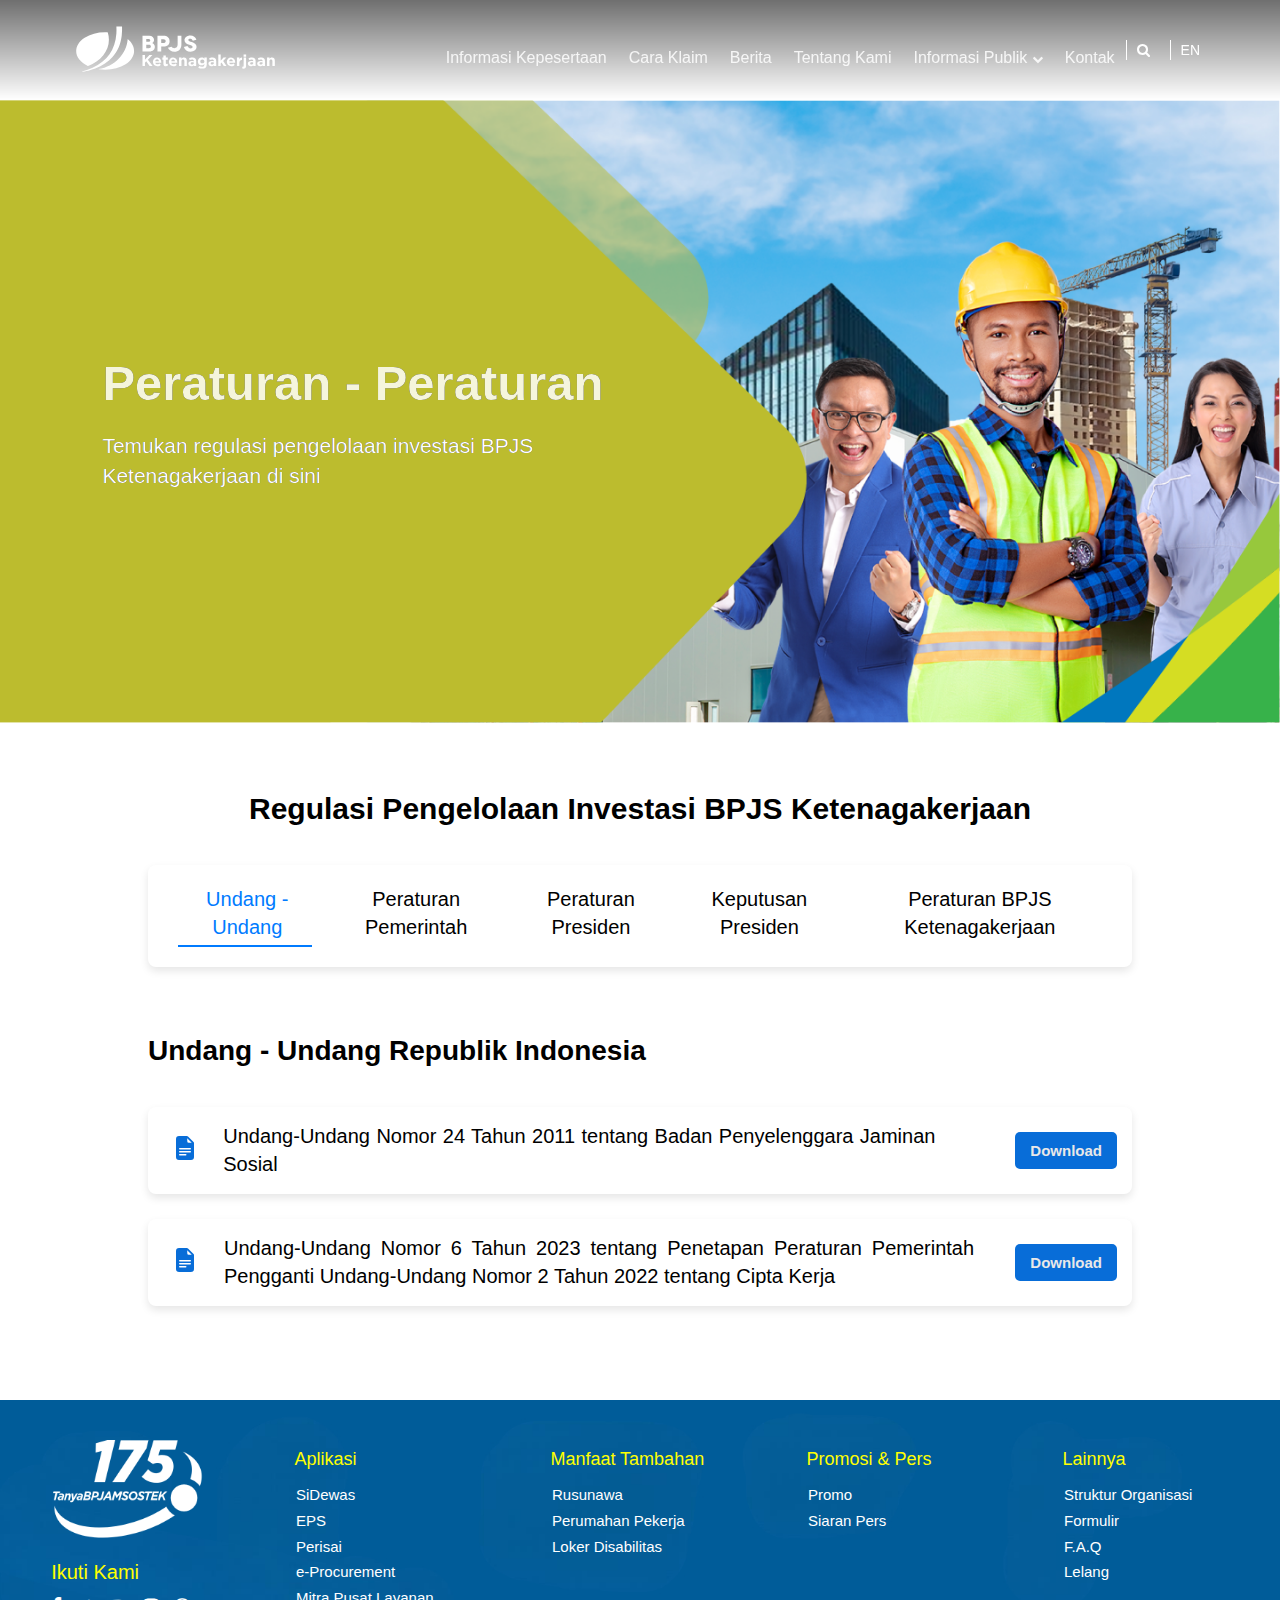
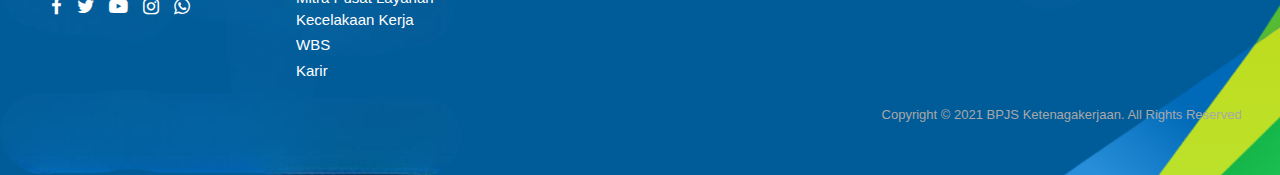
<file: regulasi.html>
<!DOCTYPE html>
<html lang="en">
<head>
    <meta charset="UTF-8">
    <meta http-equiv="X-UA-Compatible" content="IE=edge">
    <meta name="viewport" content="width=device-width, initial-scale=1.0">
    <meta name="description" content="BPJS Ketenagakerjaan memberikan program Jaminan Tenaga Kerja dan perlindungan sosial kepada seluruh pekerja di Indonesia." itemprop="description">
    <meta name="originalTitle" content="Program Jaminan Sosial Tenaga Kerja - BPJS Ketenagakerjaan">
    <title>BPJS Ketenagakerjaan</title>
    <link href="bootstrap.css" rel="stylesheet">
    <link rel="stylesheet" href="custom.css"/>
    <link rel="stylesheet" href="styles.css">
    <link rel="shortcut icon" type="image/png" href="images/favicon.png">
    <link rel="stylesheet" href="https://cdnjs.cloudflare.com/ajax/libs/font-awesome/4.7.0/css/font-awesome.min.css">
</head>
<body class="ui-transparent-nav">
    <!-- Navbar Fixed + Default -->
    <nav class="navbar navbar-fixed-top transparent navbar-default">
      <div class="container container-nav">
        <!-- Navbar Logo -->
        <a class="ui-variable-logo navbar-brand" href="/" title="BPJamsostek">
            <!-- Default Logo -->
            <img class="logo-default" src="images/logo-bpjamsostek-color.svg" alt="BPJS Ketenagakerjaan - BPJamsostek" data-uhd>
            <!-- Transparent Logo -->
            <img class="logo-transparent" src="images/logo-bpjamsostek.svg" alt="BPJS Ketenagakerjaan - BPJamsostek" data-uhd>
        </a><!-- .navbar-brand -->
        <!-- Navbar Toggle -->
        <a href="#" class="ui-mobile-nav-toggle pull-right mt-10"></a>
        <!-- Navbar Button -->
        <a href="/en" class="btn btn-sm pull-right mt-25"><span class="icon-globe"></span> EN</a>
        <a href="/search.html" class="btn btn-sm btn-search pull-right mt-25"><i class="fa fa-search"></i></a>
        <!-- Navbar Navigation -->
        <div class="ui-navigation navbar-right mt-10">
          <ul class="nav navbar-nav">
            <!-- Nav Item -->
            <li><a href="/informasi.html"><span>Informasi Kepesertaan</span></a></li>
            <!-- Nav Item -->
            <li><a href="/cara-klaim.html"><span>Cara Klaim</span></a></li>
            <!-- Nav Item -->
            <li><a href="/berita.html"><span>Berita</span></a></li>
            <!-- Nav Item -->
            <li><a href="/tentang-kami.html"><span>Tentang Kami</span></a></li>
            <li class="dropdown">
              <a class="dropdown-toggle" data-toggle="dropdown" href="#"><span>Informasi Publik <span></span><span class="fa fa-chevron-down" style="font-size: 11px"></span></span></a>
              <ul class="dropdown-menu">
                <li><a href="/laporan-pengelolaan-program.html"><span class="icon-submenu icon-kinerja"></span>Laporan Pengelolaan Program</a></li>
                <li><a href="/laporan-terintegrasi.html"><span class="icon-submenu icon-kinerja"></span>Laporan Terintegrasi</a></li>
                <li><a href="/good-governance.html"><span class="icon-submenu icon-good-governance"></span>Good Governance</a></li>
                <li><a href="/peraturan.html"><span class="icon-submenu icon-peraturan"></span>Peraturan-Peraturan</a></li>
                <li><a href="/tanggung-jawab-sosial-lingkungan.html"><span class="icon-submenu icon-tjsl"></span>TJSL</a></li>
                <li><a href="https://e-ppid.bpjsketenagakerjaan.go.id/"><span class="icon-submenu icon-tjsl"></span>E-PPID</a></li>
              </ul>
            </li>
            <!-- Nav Item -->
            <li><a href="/kontak.html"><span>Kontak</span></a></li>
          </ul><!-- .navbar-nav -->
        </div><!-- .ui-navigation -->
      </div><!-- .container -->
    </nav><!-- nav -->

    <div id="homepage-regulasi" class="main" role="main">
        <div class="carousel-inner">
        <div class="item-bg">
            <img src="images/banner_hd_JKP_Banner_Besar.png" alt="Investment BPJAMSOSTEK" class="web-banner" style="width:100%;">
            <img src="images/banner_mobile_Artboard_23-100.jpg" alt="Investment BPJAMSOSTEK" class="mobile-banner" style="width:100%;">
            <div class="carousel-caption" style="left:8%; top:38%;">   
            <h1 class="heading-takel" data-show="fade-in-up-big" data-delay="100" style="font-size: 3.5em;">
                Peraturan - Peraturan
            </h1>  
            <p class="investment animate" data-show="fade-in-up-big" data-delay="400" style="font-weight:lighter; font-family:Arial, Helvetica, sans-serif;">
                Temukan regulasi pengelolaan investasi BPJS Ketenagakerjaan di sini
            </p>     
            </div>
        </div>
    </div>

    <div class="container-regulasi">
        <h2>Regulasi Pengelolaan Investasi BPJS Ketenagakerjaan</h2>
        <div class="menu-container">
            <a class="menu-item active" onclick="showSection('undang-undang')">Undang - Undang</a>
            <a class="menu-item" onclick="showSection('peraturan-pemerintah')">Peraturan Pemerintah</a>
            <a class="menu-item" onclick="showSection('peraturan-presiden')">Peraturan Presiden</a>
            <a class="menu-item" onclick="showSection('keputusan-presiden')">Keputusan Presiden</a>
            <a class="menu-item" onclick="showSection('peraturan-direksi')">Peraturan BPJS Ketenagakerjaan</a>
        </div>
    
        <div id="undang-undang" class="section-content">
            <h2>Undang - Undang Republik Indonesia</h2>
            <div class="file-item">
              <div class="file-info">
                <i class="file-icon"><svg xmlns="http://www.w3.org/2000/svg" width="16" height="16" fill="currentColor" class="bi bi-file-earmark-text-fill" viewBox="0 0 16 16">
                    <path d="M9.293 0H4a2 2 0 0 0-2 2v12a2 2 0 0 0 2 2h8a2 2 0 0 0 2-2V4.707A1 1 0 0 0 13.707 4L10 .293A1 1 0 0 0 9.293 0M9.5 3.5v-2l3 3h-2a1 1 0 0 1-1-1M4.5 9a.5.5 0 0 1 0-1h7a.5.5 0 0 1 0 1zM4 10.5a.5.5 0 0 1 .5-.5h7a.5.5 0 0 1 0 1h-7a.5.5 0 0 1-.5-.5m.5 2.5a.5.5 0 0 1 0-1h4a.5.5 0 0 1 0 1z"/></svg>
                </i> 
                <span>Undang-Undang Nomor 24 Tahun 2011 tentang Badan Penyelenggara Jaminan Sosial  </span>
              </div>
                <button class="download-button">Download</button>
            </div>
            <div class="file-item">
              <div class="file-info">
                <i class="file-icon"><svg xmlns="http://www.w3.org/2000/svg" width="16" height="16" fill="currentColor" class="bi bi-file-earmark-text-fill" viewBox="0 0 16 16">
                    <path d="M9.293 0H4a2 2 0 0 0-2 2v12a2 2 0 0 0 2 2h8a2 2 0 0 0 2-2V4.707A1 1 0 0 0 13.707 4L10 .293A1 1 0 0 0 9.293 0M9.5 3.5v-2l3 3h-2a1 1 0 0 1-1-1M4.5 9a.5.5 0 0 1 0-1h7a.5.5 0 0 1 0 1zM4 10.5a.5.5 0 0 1 .5-.5h7a.5.5 0 0 1 0 1h-7a.5.5 0 0 1-.5-.5m.5 2.5a.5.5 0 0 1 0-1h4a.5.5 0 0 1 0 1z"/></svg>
                </i> 
                <span>Undang-Undang Nomor 6 Tahun 2023 tentang Penetapan Peraturan Pemerintah Pengganti Undang-Undang Nomor 2 Tahun 2022 tentang Cipta Kerja</span>
              </div>
                <button class="download-button">Download</button>
            </div>
        </div>
        <div id="peraturan-pemerintah" class="section-content hidden">
            <h2>Peraturan Pemerintah</h2>
            <div class="file-item">
              <div class="file-info">
                <i class="file-icon"><svg xmlns="http://www.w3.org/2000/svg" width="16" height="16" fill="currentColor" class="bi bi-file-earmark-text-fill" viewBox="0 0 16 16">
                    <path d="M9.293 0H4a2 2 0 0 0-2 2v12a2 2 0 0 0 2 2h8a2 2 0 0 0 2-2V4.707A1 1 0 0 0 13.707 4L10 .293A1 1 0 0 0 9.293 0M9.5 3.5v-2l3 3h-2a1 1 0 0 1-1-1M4.5 9a.5.5 0 0 1 0-1h7a.5.5 0 0 1 0 1zM4 10.5a.5.5 0 0 1 .5-.5h7a.5.5 0 0 1 0 1h-7a.5.5 0 0 1-.5-.5m.5 2.5a.5.5 0 0 1 0-1h4a.5.5 0 0 1 0 1z"/></svg>
                </i> 
                <span>Peraturan Pemerintah Nomor 55 Tahun 2015 tentang Perubahan Atas Peraturan Pemerintah Nomor 99 Tahun 2013 tentang Pengelolaan Aset Jaminan Sosial Ketenagakerjaan</span>
              </div>
                <button class="download-button">Download</button>
            </div>
        </div>
        <div id="peraturan-presiden" class="section-content hidden">
            <h2>Peraturan Presiden</h2>
            <div class="file-item">
              <div class="file-info">
                <i class="file-icon"><svg xmlns="http://www.w3.org/2000/svg" width="16" height="16" fill="currentColor" class="bi bi-file-earmark-text-fill" viewBox="0 0 16 16">
                    <path d="M9.293 0H4a2 2 0 0 0-2 2v12a2 2 0 0 0 2 2h8a2 2 0 0 0 2-2V4.707A1 1 0 0 0 13.707 4L10 .293A1 1 0 0 0 9.293 0M9.5 3.5v-2l3 3h-2a1 1 0 0 1-1-1M4.5 9a.5.5 0 0 1 0-1h7a.5.5 0 0 1 0 1zM4 10.5a.5.5 0 0 1 .5-.5h7a.5.5 0 0 1 0 1h-7a.5.5 0 0 1-.5-.5m.5 2.5a.5.5 0 0 1 0-1h4a.5.5 0 0 1 0 1z"/></svg>
                </i>  
                <span>Peraturan Presiden Nomor 108 Tahun 2013 Tentang Bentuk Dan Isi Laporan Pengelolaan Program Jaminan Sosial</span>
              </div>
                <button class="download-button">Download</button>
            </div>
            <div class="file-item">
              <div class="file-info">
                <i class="file-icon"><svg xmlns="http://www.w3.org/2000/svg" width="16" height="16" fill="currentColor" class="bi bi-file-earmark-text-fill" viewBox="0 0 16 16">
                    <path d="M9.293 0H4a2 2 0 0 0-2 2v12a2 2 0 0 0 2 2h8a2 2 0 0 0 2-2V4.707A1 1 0 0 0 13.707 4L10 .293A1 1 0 0 0 9.293 0M9.5 3.5v-2l3 3h-2a1 1 0 0 1-1-1M4.5 9a.5.5 0 0 1 0-1h7a.5.5 0 0 1 0 1zM4 10.5a.5.5 0 0 1 .5-.5h7a.5.5 0 0 1 0 1h-7a.5.5 0 0 1-.5-.5m.5 2.5a.5.5 0 0 1 0-1h4a.5.5 0 0 1 0 1z"/></svg>
                </i>  
                <span>Peraturan Presiden Nomor 25 Tahun 2020 tentang Tata Kelola Badan Penyelenggaraan Jaminan Sosial </span>
              </div>
                <button class="download-button">Download</button>
            </div>
        </div>
        <div id="keputusan-presiden" class="section-content hidden">
            <h2>Keputusan Presiden</h2>
            <div class="file-item">
              <div class="file-info">
                <i class="file-icon"><svg xmlns="http://www.w3.org/2000/svg" width="16" height="16" fill="currentColor" class="bi bi-file-earmark-text-fill" viewBox="0 0 16 16">
                    <path d="M9.293 0H4a2 2 0 0 0-2 2v12a2 2 0 0 0 2 2h8a2 2 0 0 0 2-2V4.707A1 1 0 0 0 13.707 4L10 .293A1 1 0 0 0 9.293 0M9.5 3.5v-2l3 3h-2a1 1 0 0 1-1-1M4.5 9a.5.5 0 0 1 0-1h7a.5.5 0 0 1 0 1zM4 10.5a.5.5 0 0 1 .5-.5h7a.5.5 0 0 1 0 1h-7a.5.5 0 0 1-.5-.5m.5 2.5a.5.5 0 0 1 0-1h4a.5.5 0 0 1 0 1z"/></svg>
                </i>  
                <span>Keputusan Presiden Nomor 38/P Tahun 2021 tentang Pengangkatan Keanggotaan Dewan Pengawas dan Keanggotaan Direksi Badan Penyelenggara Jaminan Sosial Ketenagakerjaan Masa Jabatan Tahun 2021-2026</span>
              </div>
                <button class="download-button">Download</button>
            </div>
        </div>
        <div id="peraturan-direksi" class="section-content hidden">
            <h2>Peraturan BPJS Ketenagakerjaan</h2>
            <div class="file-item">
              <div class="file-info">
                <i class="file-icon"><svg xmlns="http://www.w3.org/2000/svg" width="16" height="16" fill="currentColor" class="bi bi-file-earmark-text-fill" viewBox="0 0 16 16">
                    <path d="M9.293 0H4a2 2 0 0 0-2 2v12a2 2 0 0 0 2 2h8a2 2 0 0 0 2-2V4.707A1 1 0 0 0 13.707 4L10 .293A1 1 0 0 0 9.293 0M9.5 3.5v-2l3 3h-2a1 1 0 0 1-1-1M4.5 9a.5.5 0 0 1 0-1h7a.5.5 0 0 1 0 1zM4 10.5a.5.5 0 0 1 .5-.5h7a.5.5 0 0 1 0 1h-7a.5.5 0 0 1-.5-.5m.5 2.5a.5.5 0 0 1 0-1h4a.5.5 0 0 1 0 1z"/></svg>
                </i> 
                <span>Peraturan BPJS Ketenagakerjaan Nomor 4 Tahun 2015 Tentang Mekanisme Penetapan dan Distribusi Hasil Pengembangan Dana Jamianan Hari Tua</span>
              </div>
                <button class="download-button">Download</button>
            </div>
        </div>
    </div>

    <script>
        function showSection(sectionId) {
            // Sembunyikan semua section
            var sections = document.getElementsByClassName('section-content');
            for (var i = 0; i < sections.length; i++) {
                sections[i].classList.add('hidden');
            }

            // Tampilkan section yang dipilih
            var selectedSection = document.getElementById(sectionId);
            if (selectedSection) {
                selectedSection.classList.remove('hidden');
            }

            // Ubah status active pada menu-item
            var menuItems = document.getElementsByClassName('menu-item');
            for (var i = 0; i < menuItems.length; i++) {
                menuItems[i].classList.remove('active');
            }

            // Tambahkan kelas active ke menu yang dipilih
            event.target.classList.add('active');
        }

        window.onscroll = function() {
        var navbar = document.querySelector('.navbar');
        if (window.scrollY > 50) {
        navbar.classList.add('scrolled');
        } else {
        navbar.classList.remove('scrolled');
        }
        };

        window.onscroll = function() {
         var navbar = document.querySelector('.navbar');
         if (window.scrollY > 50) {
            navbar.classList.add('scrolled'); // Tambahkan kelas scrolled ketika di-scroll
         } else {
            navbar.classList.remove('scrolled'); // Hapus kelas scrolled ketika di atas
         }
      };
    </script>
</body>

<footer class="footer">
    <div class="footer-content">
      <div class="container">
        <div class="row d-flex">
          <!-- Call Center & Social Media -->
          <div class="col-md-3 text-start">
            <div class="logo-call-center">
              <img src="images/logocall.png" alt="Call Center BPJamsostek">
            </div>
            <div class="ikut-kami">
              <ul>
                <li class="footer-menu-1st">Ikuti Kami</li>
              </ul>
              <div class="iconsosmed">
                <a href="https://id-id.facebook.com/bpjstkinfo/" target="_blank" title="Facebook" class="cta facebook">
                  <i class="fa fa-facebook fa-lg"></i>
                </a>
                <a href="https://twitter.com/bpjstkinfo" target="_blank" title="Twitter" class="cta twitter">
                  <i class="fa fa-twitter fa-lg"></i>
                </a>
                <a href="https://www.youtube.com/user/bpjstkinfo" target="_blank" title="Youtube" class="cta youtube">
                  <i class="fa fa-youtube-play fa-lg"></i>
                </a>
                <a href="https://www.instagram.com/bpjs.ketenagakerjaan/" target="_blank" title="Instagram" class="cta instagram">
                  <i class="fa fa-instagram fa-lg"></i>
                </a>
                <a href="http://wa.me/6281380070175" target="_blank" title="Whatsapp" class="cta whatsapp">
                  <i class="fa fa-whatsapp fa-lg"></i>
                </a>
              </div>
            </div>
          </div>
  
          <!-- Footer Links -->
          <div class="col-md-9 text-start">
            <div class="row">
              <div class="col-md-3">
                <h5>Aplikasi</h5>
                <ul class="list-unstyled">
                  <li>SiDewas</li>
                  <li>EPS</li>
                  <li>Perisai</li>
                  <li>e-Procurement</li>
                  <li>Mitra Pusat Layanan Kecelakaan Kerja</li>
                  <li>WBS</li>
                  <li>Karir</li>
                </ul>
              </div>
              <div class="col-md-3">
                <h5>Manfaat Tambahan</h5>
                <ul class="list-unstyled">
                  <li>Rusunawa</li>
                  <li>Perumahan Pekerja</li>
                  <li>Loker Disabilitas</li>
                </ul>
              </div>
              <div class="col-md-3">
                <h5>Promosi & Pers</h5>
                <ul class="list-unstyled">
                  <li>Promo</li>
                  <li>Siaran Pers</li>
                </ul>
              </div>
              <div class="col-md-3">
                <h5>Lainnya</h5>
                <ul class="list-unstyled">
                  <li>Struktur Organisasi</li>
                  <li>Formulir</li>
                  <li>F.A.Q</li>
                  <li>Lelang</li>
                </ul>
              </div>
            </div>
          </div>
        </div>
        <div class="text-center mt-4">
          <p>Copyright © 2021 BPJS Ketenagakerjaan. All Rights Reserved</p>
        </div>
      </div>
    </div>
</footer>
</html>
</file>
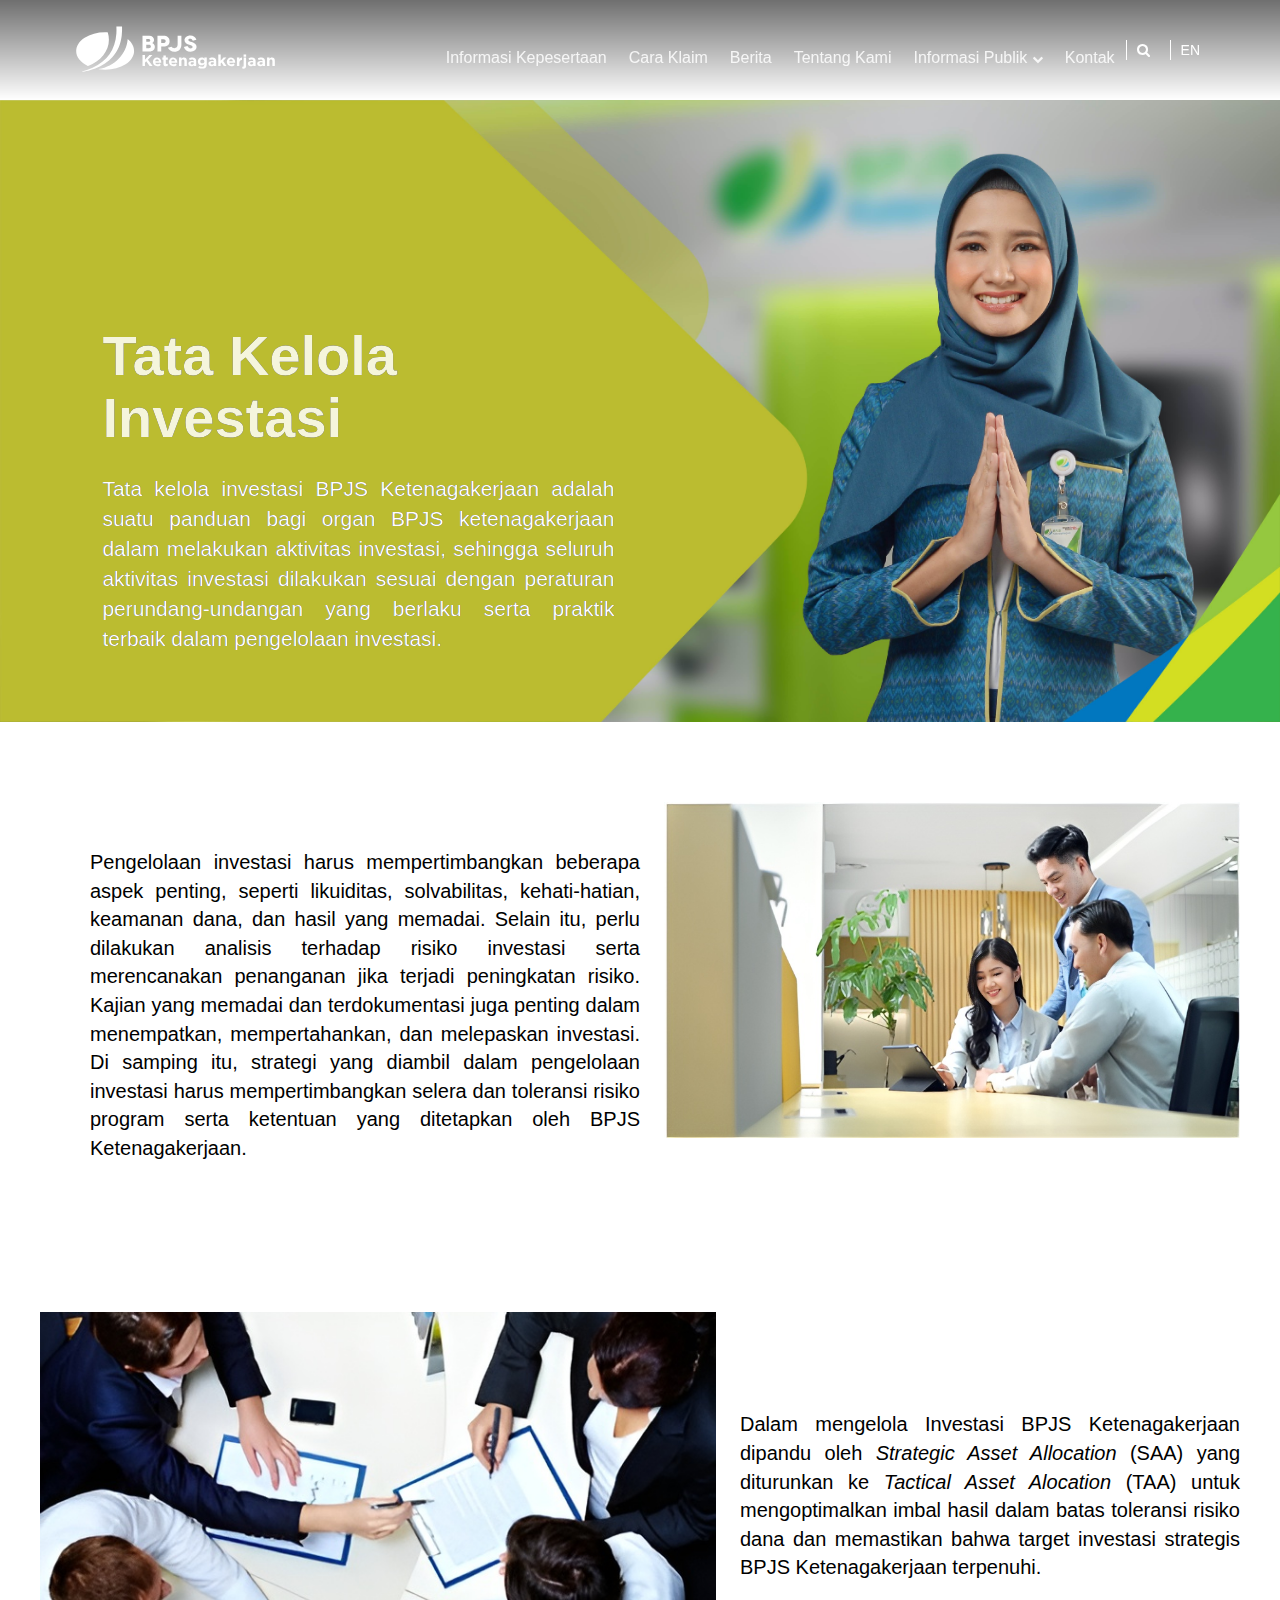
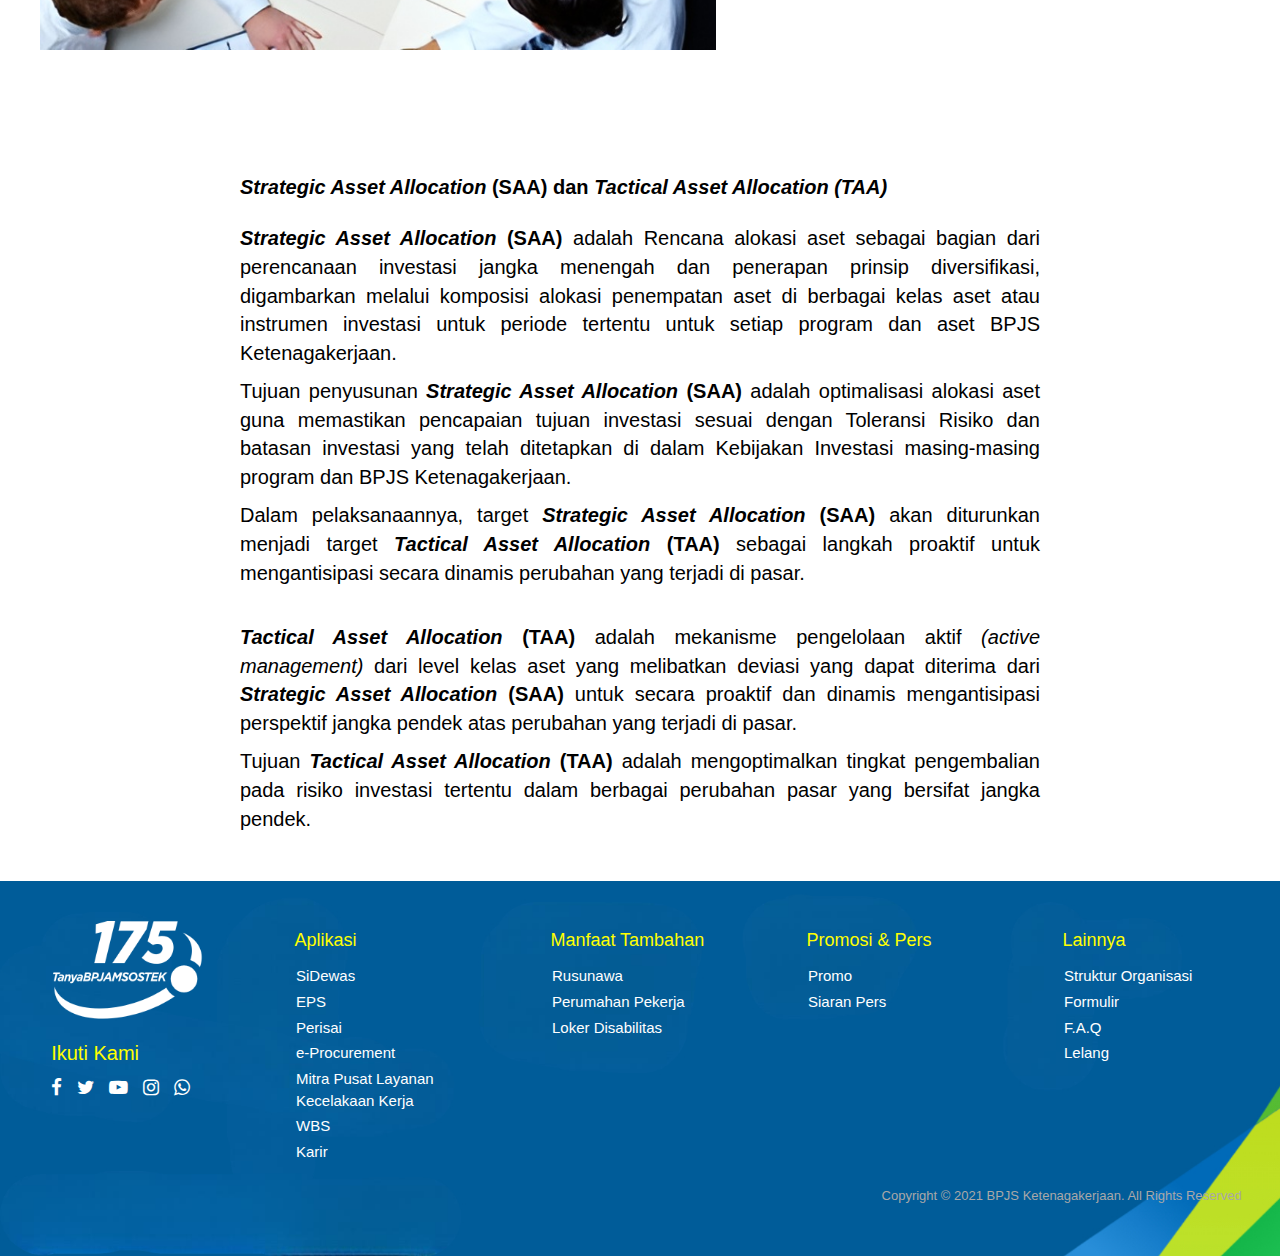
<file: tatakelola.html>
<!DOCTYPE html>
<html lang="en">
<head>
    <meta charset="UTF-8">
    <meta http-equiv="X-UA-Compatible" content="IE=edge">
    <meta name="viewport" content="width=device-width, initial-scale=1.0">
    <meta name="description" content="BPJS Ketenagakerjaan memberikan program Jaminan Tenaga Kerja dan perlindungan sosial kepada seluruh pekerja di Indonesia." itemprop="description">
    <meta name="originalTitle" content="Program Jaminan Sosial Tenaga Kerja - BPJS Ketenagakerjaan">
    <title>BPJS Ketenagakerjaan</title>
    <link href="bootstrap.css" rel="stylesheet">
    <link rel="stylesheet" href="custom.css"/>
    <link rel="stylesheet" href="styles.css">
    <link rel="shortcut icon" type="image/png" href="images/favicon.png">
    <link rel="stylesheet" href="https://cdnjs.cloudflare.com/ajax/libs/font-awesome/4.7.0/css/font-awesome.min.css">
</head>

<script>
   window.onscroll = function() {
    var navbar = document.querySelector('.navbar');
    if (window.scrollY > 50) {
      navbar.classList.add('scrolled');
    } else {
      navbar.classList.remove('scrolled');
    }
  };

  window.onscroll = function() {
         var navbar = document.querySelector('.navbar');
         if (window.scrollY > 50) {
            navbar.classList.add('scrolled'); // Tambahkan kelas scrolled ketika di-scroll
         } else {
            navbar.classList.remove('scrolled'); // Hapus kelas scrolled ketika di atas
         }
      };
</script>

<body class="ui-transparent-nav">
    <!-- Navbar Fixed + Default -->
    <nav class="navbar navbar-fixed-top transparent navbar-default">
      <div class="container container-nav">
        <!-- Navbar Logo -->
        <a class="ui-variable-logo navbar-brand" href="/" title="BPJamsostek">
            <!-- Default Logo -->
            <img class="logo-default" src="images/logo-bpjamsostek-color.svg" alt="BPJS Ketenagakerjaan - BPJamsostek" data-uhd>
            <!-- Transparent Logo -->
            <img class="logo-transparent" src="images/logo-bpjamsostek.svg" alt="BPJS Ketenagakerjaan - BPJamsostek" data-uhd>
        </a><!-- .navbar-brand -->
        <!-- Navbar Toggle -->
        <a href="#" class="ui-mobile-nav-toggle pull-right mt-10"></a>
        <!-- Navbar Button -->
        <a href="/en" class="btn btn-sm pull-right mt-25"><span class="icon-globe"></span> EN</a>
        <a href="/search.html" class="btn btn-sm btn-search pull-right mt-25"><i class="fa fa-search"></i></a>
        <!-- Navbar Navigation -->
        <div class="ui-navigation navbar-right mt-10">
          <ul class="nav navbar-nav">
            <!-- Nav Item -->
            <li><a href="/informasi.html"><span>Informasi Kepesertaan</span></a></li>
            <!-- Nav Item -->
            <li><a href="/cara-klaim.html"><span>Cara Klaim</span></a></li>
            <!-- Nav Item -->
            <li><a href="/berita.html"><span>Berita</span></a></li>
            <!-- Nav Item -->
            <li><a href="/tentang-kami.html"><span>Tentang Kami</span></a></li>
            <li class="dropdown">
              <a class="dropdown-toggle" data-toggle="dropdown" href="#"><span>Informasi Publik <span></span><span class="fa fa-chevron-down" style="font-size: 11px"></span></span></a>
              <ul class="dropdown-menu">
                <li><a href="/laporan-pengelolaan-program.html"><span class="icon-submenu icon-kinerja"></span>Laporan Pengelolaan Program</a></li>
                <li><a href="/laporan-terintegrasi.html"><span class="icon-submenu icon-kinerja"></span>Laporan Terintegrasi</a></li>
                <li><a href="/good-governance.html"><span class="icon-submenu icon-good-governance"></span>Good Governance</a></li>
                <li><a href="/peraturan.html"><span class="icon-submenu icon-peraturan"></span>Peraturan-Peraturan</a></li>
                <li><a href="/tanggung-jawab-sosial-lingkungan.html"><span class="icon-submenu icon-tjsl"></span>TJSL</a></li>
                <li><a href="https://e-ppid.bpjsketenagakerjaan.go.id/"><span class="icon-submenu icon-tjsl"></span>E-PPID</a></li>
              </ul>
            </li>
            <!-- Nav Item -->
            <li><a href="/kontak.html"><span>Kontak</span></a></li>
          </ul><!-- .navbar-nav -->
        </div><!-- .ui-navigation -->
      </div><!-- .container -->
    </nav><!-- nav -->

    <div id="homepage-tatakelola" class="main" role="main">
        <div class="carousel-inner">
        <div class="item-bg">
            <img src="images/banner_hd_Web_Banner_-_Anti_Gratifikasi-01_(2).jpg" alt="Investment BPJAMSOSTEK" class="web-banner" style="width:100%;">
            <img src="images/banner_mobile_Web_Banner_-_Anti_Gratifikasi-02_(2).jpg" alt="Investment BPJAMSOSTEK" class="mobile-banner" style="width:100%;">
            <div class="carousel-caption" style="top:33%; left:8%;">   
              <h1 class="heading-takel" data-show="fade-in-up-big" data-delay="100">
                  Tata Kelola Investasi
              </h1>    
              <p class="investment animate" data-show="fade-in-up-big" data-delay="400" style="font-weight:lighter; font-family:Arial, Helvetica, sans-serif; text-align: justify; padding-top: 15px;">
                Tata kelola investasi BPJS Ketenagakerjaan adalah suatu panduan bagi organ BPJS ketenagakerjaan dalam melakukan aktivitas investasi, sehingga seluruh aktivitas investasi dilakukan sesuai dengan peraturan perundang-undangan yang berlaku serta praktik terbaik dalam pengelolaan investasi.
              </p>  
            </div>
        </div>
    </div>

    <section class="education-fund">
        <div class="takel-2">
            <div class="image-takel2">
                <img src="images/takel2.jpeg" alt="Two kids on a bicycle" />
            </div>
            <div class="content-takel2">
                <p class="investment animate" data-show="fade-in-up-big" data-delay="400" style="font-weight:lighter; font-family: Arial, Helvetica, sans-serif; color:black; font-size: 20px;">
                  Pengelolaan investasi harus mempertimbangkan beberapa aspek penting, seperti likuiditas, solvabilitas, kehati-hatian, keamanan dana, dan hasil yang memadai. Selain itu, perlu dilakukan analisis terhadap risiko investasi serta merencanakan penanganan jika terjadi peningkatan risiko. Kajian yang memadai dan terdokumentasi juga penting dalam menempatkan, mempertahankan, dan melepaskan investasi. Di samping itu, strategi yang diambil dalam pengelolaan investasi harus mempertimbangkan selera dan toleransi risiko program serta ketentuan yang ditetapkan oleh BPJS Ketenagakerjaan.
                </p>  
            </div>
        </div>
        <div class="takel-3">
            <div class="image-takel3">
                <img src="images/takel3.jpeg" alt="Two kids on a bicycle" />
            </div>
            <div class="content-takel3">
                <p class="investment animate" data-show="fade-in-up-big" data-delay="400" style="font-weight:lighter; font-family:Arial, Helvetica, sans-serif; color:black; font-size: 20px;">
                  Dalam mengelola Investasi BPJS Ketenagakerjaan dipandu oleh <i>Strategic Asset Allocation</i> (SAA) yang diturunkan ke <i>Tactical Asset Alocation</i> (TAA) untuk mengoptimalkan imbal hasil dalam batas toleransi risiko dana dan memastikan bahwa target investasi strategis BPJS Ketenagakerjaan  terpenuhi.
                </p>  
            </div>
        </div>
    </section>

    <section class="saa-taa">
        <div class="container container-SAA gg-tata-kelola">
          <h1>
            <b><i>Strategic Asset Allocation</i> (SAA) dan <i>Tactical Asset Allocation (TAA)</i></b>
          </h1>
          <div class="saa">
            <p>
              <b><i>Strategic Asset Allocation</i> (SAA)</b> adalah Rencana alokasi aset sebagai bagian dari perencanaan investasi jangka menengah dan penerapan prinsip diversifikasi, digambarkan melalui komposisi alokasi penempatan aset di berbagai kelas aset atau instrumen investasi untuk periode tertentu untuk setiap program dan aset BPJS Ketenagakerjaan. 
            </p>
            <p>
              Tujuan penyusunan <b><i>Strategic Asset Allocation</i> (SAA)</b>  adalah optimalisasi alokasi aset guna memastikan pencapaian tujuan investasi sesuai dengan Toleransi Risiko dan batasan investasi yang telah ditetapkan di dalam Kebijakan Investasi masing-masing program dan BPJS Ketenagakerjaan. 
            </p>
            <p>
              Dalam pelaksanaannya, target <b><i>Strategic Asset Allocation</i> (SAA)</b> akan diturunkan menjadi target <b><i>Tactical Asset Allocation</i> (TAA)</b> sebagai langkah proaktif untuk mengantisipasi secara dinamis perubahan yang terjadi di pasar. 
            </p>
          </div>
          <div class="taa">
            <p>
              <b><i>Tactical Asset Allocation</i> (TAA)</b> adalah mekanisme pengelolaan aktif <i>(active management)</i> dari level kelas aset yang melibatkan deviasi yang dapat diterima dari <b><i>Strategic Asset Allocation</i> (SAA)</b> untuk secara proaktif dan dinamis mengantisipasi perspektif jangka pendek atas perubahan yang terjadi di pasar.
            </p>
            <p>
              Tujuan <b><i>Tactical Asset Allocation</i> (TAA)</b>  adalah mengoptimalkan tingkat pengembalian pada risiko investasi tertentu dalam berbagai perubahan pasar yang bersifat jangka pendek.
            </p>
          </div>
        </div>
    </section>
</body>

<footer class="footer">
  <div class="footer-content">
    <div class="container">
      <div class="row d-flex">
        <!-- Call Center & Social Media -->
        <div class="col-md-3 text-start">
          <div class="logo-call-center">
            <img src="images/logocall.png" alt="Call Center BPJamsostek">
          </div>
          <div class="ikut-kami">
            <ul>
              <li class="footer-menu-1st">Ikuti Kami</li>
            </ul>
            <div class="iconsosmed">
              <a href="https://id-id.facebook.com/bpjstkinfo/" target="_blank" title="Facebook" class="cta facebook">
                <i class="fa fa-facebook fa-lg"></i>
              </a>
              <a href="https://twitter.com/bpjstkinfo" target="_blank" title="Twitter" class="cta twitter">
                <i class="fa fa-twitter fa-lg"></i>
              </a>
              <a href="https://www.youtube.com/user/bpjstkinfo" target="_blank" title="Youtube" class="cta youtube">
                <i class="fa fa-youtube-play fa-lg"></i>
              </a>
              <a href="https://www.instagram.com/bpjs.ketenagakerjaan/" target="_blank" title="Instagram" class="cta instagram">
                <i class="fa fa-instagram fa-lg"></i>
              </a>
              <a href="http://wa.me/6281380070175" target="_blank" title="Whatsapp" class="cta whatsapp">
                <i class="fa fa-whatsapp fa-lg"></i>
              </a>
            </div>
          </div>
        </div>

        <!-- Footer Links -->
        <div class="col-md-9 text-start">
          <div class="row">
            <div class="col-md-3">
              <h5>Aplikasi</h5>
              <ul class="list-unstyled">
                <li>SiDewas</li>
                <li>EPS</li>
                <li>Perisai</li>
                <li>e-Procurement</li>
                <li>Mitra Pusat Layanan Kecelakaan Kerja</li>
                <li>WBS</li>
                <li>Karir</li>
              </ul>
            </div>
            <div class="col-md-3">
              <h5>Manfaat Tambahan</h5>
              <ul class="list-unstyled">
                <li>Rusunawa</li>
                <li>Perumahan Pekerja</li>
                <li>Loker Disabilitas</li>
              </ul>
            </div>
            <div class="col-md-3">
              <h5>Promosi & Pers</h5>
              <ul class="list-unstyled">
                <li>Promo</li>
                <li>Siaran Pers</li>
              </ul>
            </div>
            <div class="col-md-3">
              <h5>Lainnya</h5>
              <ul class="list-unstyled">
                <li>Struktur Organisasi</li>
                <li>Formulir</li>
                <li>F.A.Q</li>
                <li>Lelang</li>
              </ul>
            </div>
          </div>
        </div>
      </div>
      <div class="text-center mt-4">
        <p>Copyright © 2021 BPJS Ketenagakerjaan. All Rights Reserved</p>
      </div>
    </div>
  </div>
</footer>
</html>
</file>
<file: custom.css>
.dropdown-menu {
  display: none;
  border-radius: 10px;
}

.carousel-control .fa {
  position: absolute;
  top: 50%;
  z-index: 5;
  display: inline-block;
  font-size: 20px;
  cursor: pointer;
  color: #fff; 
  transform: translateY(-50%);
}

.left.carousel-control .fa {
  left: 10px; 
}

.right.carousel-control .fa {
  right: 10px; 
}

.carousel-caption h1.heading {
  font-size: 3.5em; 
  font-weight: bold; 
  padding-bottom: 0.5m;
  text-align: left; 
  transform: translateY(100%); 
  animation: fadeInUpBig 1s ease-out forwards;
}
.carousel-caption p.paragraph{
  text-align: left; 
  font-size: 1.5em; 
  font-family: Arial, Helvetica, sans-serif;
  padding-top: 2%;
  transform: translateY(100%); 
  animation: fadeInUpBig 1s ease-out forwards;
}
.carousel-caption p.investment{
  text-align: left; 
  font-size: 1.5em; 
  font-family: Arial, Helvetica, sans-serif;
  padding-top: 2%;
}
.carousel-caption h1.heading[data-delay="100"] {
  animation-delay: 0.05s; 
}
.carousel-caption p.paragraph[data-delay="400"] {
  animation-delay: 0.1s; 
}
@keyframes fadeInUpBig {
  to {
    opacity: 1;
    transform: translateY(0);
  }
}

.section-menu {
  padding: 50px;
  background-color: white; 
}
.container.gg-content-main-2 {
  display: flex;
  justify-content: space-between; 
  align-items: center; 
  flex-wrap: wrap; 
}
.col-md-3, .col-xs-6 {
  flex: 1 1 20%; 
  max-width: 20%; 
  box-sizing: border-box; 
  text-align: center; 
}
.col-md-3 img, .col-xs-6 img {
  width: 100%; 
  height: auto;
  display: block;
  margin: 0 auto;
}
.col-md-3 p, .col-xs-6 p {
  margin-top: 10px;
  font-size: 20px;
  font-family: Arial, Helvetica, sans-serif;
}
.col-md-3 a, .col-xs-6 a {
  text-decoration: none;
  color: black;
  font-weight: bold;
  font-family: 'Franklin Gothic Medium', 'Arial Narrow', Arial, sans-serif;
}
.col-md-3 a:hover, .col-xs-6 a:hover {
  color: #4455da; 
  transition: color 0.3s ease; 
}

.section-yt {
  position: relative;
  display: flex;
  flex-direction: column;
  justify-content: center;
  align-items: center;
  padding-bottom: 5%;
  padding-top: 2%;
  width: 100%;
  height: 100%;
}
.carousel-title {
  margin-bottom: 20px;
  font-size: 32px;
  font-weight: bold;
  text-align: center;
  color: black;
  font-family: Arial, Helvetica, sans-serif;
}
.carousel-yt {
  position: relative;
  width: 70%;
  max-width: 700px;
  overflow: hidden;
  border: 2px solid #ddd;
  border-radius: 10px;
}
.carousel-inner-yt {
  display: flex;
  transition: transform 0.5s ease-in-out;
}
.carousel-item-yt {
  min-width: 100%;
  box-sizing: border-box;
}
.carousel-item-yt img {
  width: 100%;
  display: block;
}
.carousel-control-yt {
  position: absolute;
  top: 50%;
  transform: translateY(-50%);
  color: black;
  border: none;
  padding: 10px;
  cursor: pointer;
  z-index: 100;
  background-color: #fff;
  font-size: 24px;
}
.carousel-control-yt.prev {
  left: 18%;
}
.carousel-control-yt.next {
  right: 18%;
}

.item-bg h1 {
  font-size: 4em; 
  font-weight: bold; 
  color: beige;
}
.tab-pane {
  padding: 50px;
}
.container-bodytipis {
  max-width: 800px;
  margin: 0 auto;
  padding: 20px;
  border: 1px solid #ddd;
  border-radius: 5px;
  background-color: #fff;
}
h3 {
  margin: 0 0 10px 0;
  font-weight: bold;
}
p {
  margin: 10px 0;
  font-family: 'Franklin Gothic Medium', 'Arial Narrow', Arial, sans-serif;
  font-size: 1.2em;
}
.container-SAA {
  max-width: 900px;
  margin: 0 auto;
  padding: 50px;
  text-align: justify; 
  padding-bottom: 3%;
}
.container-SAA h1{
  padding-top: 2%;
  text-align: left;
  font-size: 20px;
  color: black;
  padding-bottom: 2%;
  font-family: Arial, Helvetica, sans-serif;
}
.container-SAA p{
  font-size: 20px; 
  color: black;
  text-decoration: none;
  font-family: Arial, Helvetica, sans-serif;
}
.saa{
  padding-bottom: 2%;
}
.table-issa-guideline-regulasi,
.table-issa-guideline-kb,
.table-issa-guideline-takel {
  width: 100%;
  border-collapse: collapse;
  margin-top: 20px;
}
.table-issa-guideline-regulasi td,
.table-issa-guideline-kb tr td,
.table-issa-guideline-takel tr td {
  border: 1px solid #ddd;
  padding: 8px;
  font-size: 1.2em;
  text-align: justify;
  font-family: Arial, Helvetica, sans-serif;
}
.table-issa-guideline-kb .bg-yellow {
  background-color: #ffff00;
  font-weight: bold;
  padding: 8px;
}
.container-regulasi {
  width: 80%;
  margin: auto;
  padding: 20px;
}
h2 {
  text-align: center;
  margin-bottom: 20px;
  font-family: Cambria, Cochin, Georgia, Times, 'Times New Roman', serif;
  font-weight: bold;
}

.accordion {
  border: 2px solid #ccc;
  border-radius: 5px;
}
.accordion-item {
  border-top: 1px solid #ccc;
}
.accordion-item:first-child {
  border-top: none;
}
.accordion-button {
  background-color: #ffffff;
  border: none;
  width: 100%;
  text-align: left;
  padding: 15px;
  cursor: pointer;
  outline: none;
  font-size: 1.5em;
  font-weight: bold;
  color: black;
  font-family: Cambria, Cochin, Georgia, Times, 'Times New Roman', serif;
  transition: background-color 0.2s ease;
}
.accordion-button svg {
  margin-right: 10px; 
}
.right-icon {
  margin-left: 95%; 
  display: flex;
}
.accordion-button:hover,
.accordion-button.active {
  background-color: yellow;
}
.accordion-content {
  max-height: 0;
  overflow: hidden;
  transition: max-height 0.2s ease;
  padding: 0 15px;
}
.accordion-content .table-issa-guideline-regulasi {
  width: 100%;
  border-collapse: collapse;
  margin-bottom: 20px; 
}
.accordion-content .table-issa-guideline-regulasi td {
  border: 1px solid #ddd;
  padding: 8px;
}

@media (max-width: 768px) {
  .carousel-caption h1.heading {
    font-size: 2em; 
  }
  .carousel-caption p.paragraph,
  .carousel-caption p.investment {
    font-size: 1.2em; 
  }
  .section-menu {
    padding: 40px; 
  }
  .col-md-3, .col-xs-6 {
    flex: 1 1 45%; 
    max-width: 45%;
  }
  .carousel-yt {
    width: 90%; 
  }
  .item-bg h1 {
    font-size: 3em; 
    padding-top: 10%;
    padding-left: 5%;
  }
  .container-bodytipis, .container-SAA, .container-regulasi {
    padding: 10px; 
  }
  .accordion-button {
    font-size: 1.2em; 
  }
  .table-issa-guideline td,
  .table-issa-guideline-regulasi td,
  .table-issa-guideline-kb td,
  .table-issa-guideline-takel td {
    font-size: 1em; 
  }
}

@media (max-width: 480px) {
  .col-md-3, .col-xs-6 {
    flex: 1 1 100%; 
    max-width: 100%;
  }
}
</file>
<file: styles.css>
/* Responsive Navbar */

/* Aturan untuk layar lebih kecil dari 740px */
@media (max-width: 739px) {
  .container-nav {
    width: 100% !important;
    padding-left: 1rem !important;
    padding-right: 1rem !important;
  }
  .navbar-brand {
    padding: 10.5px 0.5rem;
    font-size: 14px;
    height: 60px;
  }
  .navbar-nav {
    float: none;
    text-align: center;
    margin: 0;
  }
  .navbar-nav > li {
    float: none;
    display: inline-block;
  }
  .navbar-nav > li > a {
    padding-top: 10px;
    padding-bottom: 10px;
  }
  .navbar-right {
    float: none;
    margin-right: 0;
    text-align: center;
  }
}

/* Aturan untuk lebar layar di atas 740px */
@media (min-width: 740px) {
  .container-nav {
    width: 600px !important;
  }
  .navbar-nav {
    float: left;
    margin: 0;
  }
  .navbar-nav > li {
    float: left;
  }
  .navbar-nav > li > a {
    padding-top: 30.5px;
    padding-bottom: 30.5px;
  }
}

/* Aturan untuk layar lebih besar dari 992px */
@media (min-width: 992px) {
  .container-nav {
    width: 736px !important;
  }
}

/* Aturan untuk layar lebih besar dari 1200px */
@media (min-width: 1200px) {
  .container-nav {
    width: 100% !important;
    padding-left: 7rem !important;
    padding-right: 7rem !important;
  }
}
/* Navbar fixed */
.navbar-fixed-top {
  position: fixed;
  top: 0;
  right: 0;
  left: 0;
  z-index: 9;
}
.navbar-brand {
  float: left;
  padding: 20.5px 1rem;
  font-size: 16px;
  line-height: 19px;
  height: 80px;
}
.navbar-left {
  float: left !important;
}
.navbar-right {
  float: right !important;
  margin-right: -1rem;
}
.navbar-right ~ .navbar-right {
  margin-right: 0;
}

/* 17 :: DROPDOWNS */
.dropdown .dropdown-header {
  font-weight: 600;
  text-transform: uppercase;
}
.dropdown .dropdown-menu li a {
  font-weight: 600;
}
.navbar .navbar-brand {
  position: relative;
  font-size: 1.4rem;
}
.navbar .navbar-brand img {
  height: 30px;
  width: auto;
  position: absolute;
  top: 50%;
  left: 0;
  margin-top: -15px;
  transition: opacity 0.35s ease-out;
}
.navbar .btn {
  transition: background 0.35s ease-out;
  padding: 0rem 1rem;
  margin: 9px 0 9px 1rem;
  color: #FFF;
}
.navbar.transparent,
.navbar.transparent.navbar-inverse,
.navbar.transparent.navbar-default,
.navbar.transparent.bg-primary {
  background-color: transparent;
  box-shadow: none;
  background-image: linear-gradient(to bottom, #00000090, #00000000);
}
.navbar.transparent .navbar-brand,
.navbar.transparent.navbar-inverse .navbar-brand,
.navbar.transparent.navbar-default .navbar-brand,
.navbar.transparent.bg-primary .navbar-brand {
  color: #FFF;
}
.navbar.transparent .navbar-nav > li > a,
.navbar.transparent.navbar-inverse .navbar-nav > li > a,
.navbar.transparent.navbar-default .navbar-nav > li > a,
.navbar.transparent.bg-primary .navbar-nav > li > a {
  color: rgba(255, 255, 255, 0.85);
  font-weight: normal;
  font-stretch: normal;
  font-style: normal;
}
.navbar.transparent .navbar-nav > li > a > span,
.navbar.transparent.navbar-inverse .navbar-nav > li > a > span,
.navbar.transparent.navbar-default .navbar-nav > li > a > span,
.navbar.transparent.bg-primary .navbar-nav > li > a > span {
  background-color: rgba(255, 255, 255, 0);
  display: block;
  padding: 8px 1px;
  margin: -8px;
  border-radius: 8px;
}
.navbar.transparent .navbar-nav > li > a:hover > span,
.navbar.transparent.navbar-inverse .navbar-nav > li > a:hover > span,
.navbar.transparent.navbar-default .navbar-nav > li > a:hover > span,
.navbar.transparent.bg-primary .navbar-nav > li > a:hover > span {
  background-color: rgba(255, 255, 255, 0.21);
  display: block;
  padding: 8px 1px;
  margin: -8px;
  border-radius: 8px;
}
.navbar.transparent .navbar-nav > li > a:hover,
.navbar.transparent.navbar-inverse .navbar-nav > li > a:hover,
.navbar.transparent.navbar-default .navbar-nav > li > a:hover,
.navbar.transparent.bg-primary .navbar-nav > li > a:hover {
  color: #FFF;
}
.navbar.transparent .navbar-nav > li.active > a,
.navbar.transparent.navbar-inverse .navbar-nav > li.active > a,
.navbar.transparent.navbar-default .navbar-nav > li.active > a,
.navbar.transparent.bg-primary .navbar-nav > li.active > a {
  color: #FFF;
}
.navbar.transparent .btn,
.navbar.transparent.navbar-inverse .btn,
.navbar.transparent.navbar-default .btn,
.navbar.transparent.bg-primary .btn {
  color: #FFF;
  border-left: 1px solid #fff;
  border-radius: 0;
}
.navbar.scrolled {
  background-color: white !important;
}
.navbar.scrolled .navbar-brand,
.navbar.scrolled .navbar-nav > li > a {
  color: #000 !important;
}
.navbar.scrolled .btn {
  color: #000 !important;
  border-left: 1px solid #000;
}
.navbar.transparent.scrolled {
  background-color: #fff !important; 
  background-image: none; 
}
.navbar.transparent {
  background-image: none; 
}

/* Aturan untuk layar lebih kecil dari 740px */
@media (max-width: 739px) {
  .navbar .navbar-brand {
    font-size: 1.2rem; 
  }
  .navbar .navbar-brand img {
    height: 20px; 
    margin-top: -10px;
  }
  .navbar .btn {
    padding: 0.5rem 0.75rem;
    margin: 5px 0 5px 0.5rem; 
  }
  .navbar .dropdown-menu {
    font-size: 0.9rem; 
  }
  .navbar-nav {
    float: none;
    text-align: center;
  }
  .navbar-nav > li {
    display: inline-block; 
  }
  .navbar-transparent {
    background-image: none;
  }

  /* Atur dropdown di layar kecil */
  .dropdown-menu {
    position: static;
    float: none;
    width: 100%;
    text-align: center; 
  }
}

/* Aturan untuk layar lebih besar */
@media (min-width: 740px) {
  .navbar-nav {
    float: left;
  }
}


/* Logo Default & Transparent Handling */
.logo-default {
  display: none; 
}
.logo-transparent {
  display: block; 
}
/* Ketika navbar memiliki background putih (saat di-scroll), tampilkan logo default */
.navbar.scrolled .logo-default {
  display: block;
}
.navbar.scrolled .logo-transparent {
  display: none;
}

/* Aturan untuk layar kecil (di bawah 740px) */
@media (max-width: 739px) {
  .logo-default, .logo-transparent {
    width: 100px; 
    height: auto; 
  }
  .navbar .logo-default {
    display: none; 
  }
  .navbar.scrolled .logo-default {
    display: block;
  }
  .navbar.scrolled .logo-transparent {
    display: none; 
  }
  .navbar .logo-transparent {
    display: block;
    width: 100px;
    height: auto;
  }
}

/* Aturan untuk layar besar (di atas 740px) */
@media (min-width: 740px) {
  .logo-default, .logo-transparent {
    width: 150px; 
    height: auto; 
  }
}

/* Background Overlay Section */
.section.bg-overlay {
  background-position: center center;
  background-size: cover;
}
.section.bg-overlay .container {
  position: relative;
  z-index: 2;
}
.section.bg-overlay::before {
  display: block;
  content: "";
  opacity: 0.8;
  position: absolute;
  top: 0;
  left: 0;
  height: 100%;
  width: 100%;
  z-index: 1;
}

/* Carousel Control Styles */
.carousel-control.right {
  right: 0;
  left: auto;
  background: rgba(0, 0, 0, 0);
}
.carousel-control.left {
  background: rgba(0, 0, 0, 0);
}

/* Carousel Caption Styles */
.carousel-caption {
  position: absolute;
  right: auto;
  top: 33%;
  left: 11%;
  z-index: 10;
  padding-top: 0;
  padding-bottom: 20px;
  color: #fff;
  text-align: left;
  text-shadow: 0 0 black;
  width: 40%;
}
.carousel-caption .paragraph {
  font-size: 14px;
}
.carousel-control {
  width: 10%;
}
.carousel-inner {
  position: relative;
  overflow: hidden;
}
.carousel-control.left,
.carousel-control.right {
  margin-left: 20px;
  background-image: none;
}

/* Banner Display */
.carousel-inner .web-banner {
  display: block;
}
.carousel-inner .mobile-banner {
  display: none !important;
}

/* Media Queries */
@media screen and (max-width: 1400px) {
  #homepage .ui-gradient-animator .heading,
  .ui-gradient-animator .sub-heading,
  .ui-gradient-animator .ui-icon-block .icon,
  .ui-gradient-animator a,
  .ui-gradient-animator .price,
  .ui-blue-color .heading,
  .ui-blue-color .sub-heading,
  .ui-blue-color .ui-icon-block .icon,
  .ui-blue-color a,
  .ui-blue-color .price {
    color: #FFF;
    margin-top: 5px;
    font-size: 54px;
  }
  #homepage .actions .btn {
    margin-right: 1rem;
    margin-bottom: 0;
    margin-top: -4px;
    font-size: 18px;
  }
  .carousel-control .glyphicon-chevron-left,
  .carousel-control .icon-prev {
    margin-left: -19px;
  }
  .navbar.transparent .navbar-nav > li > a > span,
  .navbar.transparent.navbar-inverse .navbar-nav > li > a > span,
  .navbar.transparent.navbar-default .navbar-nav > li > a > span,
  .navbar.transparent.bg-primary .navbar-nav > li > a > span {
    background-color: rgba(255, 255, 255, 0);
    display: block;
    padding: 8px 1px;
    font-size: 16px;
    margin: -8px -10px;
    border-radius: 8px;
  }
  .navbar.transparent .navbar-nav > li > a:hover > span,
  .navbar.transparent.navbar-inverse .navbar-nav > li > a:hover > span,
  .navbar.transparent.navbar-default .navbar-nav > li > a:hover > span,
  .navbar.transparent.bg-primary .navbar-nav > li > a:hover > span {
    background-color: rgba(255, 255, 255, 0.21);
    display: block;
    padding: 8px 1px;
    margin: -8px;
    border-radius: 8px;
  }
  .navbar-default .navbar-nav > li > a > span {
    background-color: rgba(0, 0, 0, 0);
    display: block;
    padding: 8px 1px;
    font-size: 16px;
    margin: -8px -10px;
  }
  .mt-25 {
    margin-top: 25px !important;
  }
  .mt-10 {
    margin-top: 1px !important;
  }
  .logo-default,
  .logo-transparent {
    height: 75px !important;
    margin-top: -39px !important;
  }
  .container-nav {
    max-width: 1440px;
    margin-top: 15px;
  }
  .fix-cara-klaim-box .icon-tab {
    display: inline-table;
    padding: 20px;
  }
  .page-search {
    margin-top: -80px;
  }
  .page-search-button a {
    font-size: 17px;
    margin: 20px 0;
  }
}

@media screen and (max-width: 768px) {
  .wraping-cairkan {
    display: inline-flex;
    padding: 20px;
  }
  .wraping-cairkan .badge {
    height: 40px;
  }
  .mencairkan-saldo .cair-text {
    font-size: 14px;
  }
  .proslay-text {
    text-align: start;
    width: 250px;
  }
  .proslay-text-2 {
    text-align: start;
    width: 180px;
  }
  .w-img-jkp-1 {
    margin-left: -50px;
    width: 55px !important;
  }
  /* Carousel Caption Adjustment for Medium Screens */
  .carousel-caption {
    width: 70%; 
    top: 30%; 
    left: 15%; 
  }
}

@media screen and (max-width: 480px) {
  .carousel-caption {
    width: 80%;
    top: 20%;
    left: 10%;
  }
  .navbar-brand {
    font-size: 1.2rem;
  }
  .navbar-nav > li > a {
    padding-top: 15px;
    padding-bottom: 15px;
  }
  .navbar-nav > li > a > span {
    font-size: 14px;
    padding: 4px 1px;
    margin: -4px;
  }
  .navbar.transparent .navbar-nav > li > a > span {
    padding: 4px 1px;
    font-size: 14px;
    margin: -4px -5px;
  }
  /* Adjust Carousel Control Width for Mobile */
  .carousel-control {
    width: 12%; 
  }
}

.footer {
  background-image: url('images/footer.jpg');
  background-size: cover;
  background-position: center;
  background-repeat: no-repeat;
  background-attachment: fixed; 
  padding: 40px 0;
  color: white;
  text-align: center;
  position: relative;
  z-index: -1; 
}
.footer-content {
  color: white;
  position: relative; 
  z-index: 2; 
}
.logo-call-center img {
  width: 150px;
  margin-bottom: 10px;
}
.ikut-kami ul {
  list-style: none;
  padding: 0;
  color: yellow;
  font-family: 'Gill Sans', 'Gill Sans MT', Calibri, 'Trebuchet MS', sans-serif;
  font-size: 20px;
  margin-bottom: 10px;
  padding-left: 20%;
}
.iconsosmed {
  display: flex;
  gap: 15px;
  padding-left: 20%;
}
.iconsosmed a {
  color: white;
  text-decoration: none;
}
h5 {
  color: yellow;
  font-size: 18px;
  margin-bottom: 10px;
  text-align: left;
  padding-left: 15%;
  font-family: Arial, Helvetica, sans-serif;
}
.list-unstyled li {
  list-style: none;
  text-align: left;
  color: white;
  font-size: 15px;
  margin-bottom: 2%;
  font-family: Arial, Helvetica, sans-serif;
}
.mt-4 {
  padding-top: 20%;
  padding-right: 3%;
}
.mt-4 p {
  text-align: right;
  font-size: 13px;
  color: #a9a8a8;
  font-weight: lighter;
  font-family: Arial, Helvetica, sans-serif;
}

/* Responsiveness - Small Devices */
@media (max-width: 768px) {
  .footer {
    padding: 20px 0; 
  }
  .ikut-kami ul {
    padding-left: 10%; 
  }
  .iconsosmed {
    padding-left: 10%; 
  }
  .logo-call-center img {
    width: 120px; 
  }
  h5 {
    font-size: 16px;
    padding-left: 10%;
  }
  .list-unstyled li {
    font-size: 14px; 
  }
}

/* Responsiveness - Extra Small Devices */
@media (max-width: 480px) {
  .footer {
    padding: 10px 0; 
  }
  .ikut-kami ul {
    padding-left: 5%;
  }
  .iconsosmed {
    padding-left: 5%;
    gap: 8px; 
  }
  .logo-call-center img {
    width: 100px; 
  }
  h5 {
    font-size: 14px; 
    padding-left: 5%; 
  }
  .list-unstyled li {
    font-size: 13px; 
  }
  .mt-4 p {
    text-align: center; 
    font-size: 11px; 
    padding-right: 0; 
  }
}

/*tatakelola*/
#homepage-tatakelola {
  transform: translateY(100px); 
  animation: slideUp 1s ease-out forwards;
}
@keyframes slideUp {
  to {
    opacity: 1;
    transform: translateY(0); 
  }
}
.education-fund {
  align-items: center;
  justify-content: space-between;
  background-color: #fff;
  overflow: hidden;
  margin: 20px auto;
  padding: 20px;
}
.takel-2{
  margin: 20px auto;
  padding: 20px;
  flex-direction: row-reverse;
}
.takel-3{
  margin: 20px auto;
  padding: 20px;
  padding-top: 50px;
  margin-top: 50px;
}
.image-takel2 img {
  max-width:600px;
  width: 100%;
  height: auto;
  float:right;
  padding-left: 2%;
}
.image-takel3 img {
  max-width:700px;
  width: 100%;
  height: auto;
  float:left;
  padding-top: 20px;
  padding-right: 2%;
}
.content-takel2 {
  flex: 1;
  margin-left: 50px;
  padding-top: 3%;
  text-align: justify;
}
.content-takel3 {
  flex: 1;
  text-align: justify;
  padding-top: 9%;
}
/* Media Queries for Responsiveness */
@media (max-width: 1024px) {
  .content-takel2, .content-takel3 {
    margin-left: 20px;
    padding-top: 5%;
  }
  .image-takel2 img, .image-takel3 img {
    max-width: 100%;
    float: none;
    padding: 0;
  }
  .takel-2 {
    flex-direction: column;
  }
}

@media (max-width: 768px) {
  .education-fund {
    flex-direction: column;
  }
  .content-takel2, .content-takel3 {
    margin-left: 0;
    padding: 0;
    text-align: center;
  }
  .image-takel2 img, .image-takel3 img {
    max-width: 100%;
    padding: 0;
  }
}

@media (max-width: 480px) {
  .education-fund {
    padding: 10px;
  }
  .content-takel2, .content-takel3 {
    padding-top: 5%;
  }
  .image-takel2 img, .image-takel3 img {
    padding: 0;
  }
}

/*skema*/
#homepage-kebijakan{
  transform: translateY(100px); 
  animation: slideUp 1s ease-out forwards;
}
@keyframes slideUp {
  to {
    opacity: 1;
    transform: translateY(0); 
  }
}
.skemainvest {
  background-color: white; 
  padding: 20px;
  margin: 20px auto;
  max-width: 800px; 
  text-align: center; 
}
.skemainvest h1 {
  font-size: 32px; 
  color: black; 
  margin-bottom: 20px; 
  font-family: 'Arial', sans-serif; 
  text-align: left;
  font-weight: bold;
  padding-top: 3%;
}
.skemainvest p {
  font-size: 20px; 
  line-height: 1.6; 
  color:black; 
  font-weight: lighter;
  font-family: Cambria, Cochin, Georgia, Times, 'Times New Roman', serif;
  text-align: justify; 
}
.image-container img {
  width: 100%; 
  height: auto; 
  max-width: 800px; 
}
@media (max-width: 768px) {
  .skema-container h2 {
      font-size: 18px; 
  }
  .image-container img {
      max-width: 100%; 
  }
}
.skemainvest ol {
  counter-reset: list;
  padding-left: 0;
  font-weight: bold;
  font-size: 20px;
  color:black;
  padding-bottom: 3%;
}
.skemainvest ol li {
  margin-bottom: 20px;
}
.skemainvest ol li::before {
  font-weight: bold;
  font-size: 20px;
  color: black;
}
.skemainvest h2{
  font-size: 20px;
  margin-bottom: 5px;
  color: black;
  text-align: left;
  font-family: Arial, Helvetica, sans-serif;
}
.skemainvest ol li p {
  margin: 0;
  font-size: 20px;
  color: black;
  line-height: 1.6;
  font-family: Arial, Helvetica, sans-serif;
}
/* Responsiveness */
@media (max-width: 1024px) {
  .skemainvest h1 {
    font-size: 26px; 
  }
  .skemainvest p {
    font-size: 16px; 
  }
}

@media (max-width: 768px) {
  .skemainvest h1 {
    font-size: 22px; 
  }
  .skemainvest p {
    font-size: 16px; 
    line-height: 1.5; 
  }
  .image-container img {
    max-width: 100%;
  }
}

@media (max-width: 480px) {
  .skemainvest {
    padding: 15px; 
    margin: 10px auto;
  }
  .skemainvest h1 {
    font-size: 20px; 
    text-align: center; 
  }
  .skemainvest p {
    font-size: 14px; 
    text-align: justify;
  }
  .image-container img {
    max-width: 100%;
  }
  .skemainvest ol {
    font-size: 16px; 
  }
  .skemainvest ol li {
    margin-bottom: 15px; 
  }
}

@media (max-width: 768px) {
  .investment-principles {
      padding: 15px;
  }
  .investment-principles h2 {
      font-size: 22px;
  }
  .investment-principles p, 
  .investment-principles ol li p {
      font-size: 15px;
  }
}

@media (max-width: 768px) {
  .education-fund {
      flex-direction: column;
      text-align: center;
  }
  .content {
      margin-left: 0;
      margin-top: 20px;
  }
}
/* Layout for larger screens */
@media (min-width: 768px) {
  .col-xs-6 {
    width: 50%;
    float: left;
  }
  .col-sm-4, .col-md-3 {
    width: 25%;
    float: left;
  }
  .col-sm-2 {
    width: 16.66%;
    float: left;
  }
  .col-lg-12 {
    width: 100%;
    float: left;
  }
  .text-start {
    text-align: left;
  }
  .text-center {
    text-align: center;
  }
}
/* Layout for smaller screens */
@media (max-width: 767px) {
  .container-footer {
    display: block;
  }
  .col-xs-6,
  .col-sm-4,
  .col-md-3,
  .col-lg-12,
  .col-sm-2 {
    width: 100%;
    float: none;
    margin-bottom: 20px;
  }
  .ikut-kami {
    text-align: center;
  }
  .iconsosmed {
    text-align: center;
    margin-top: 15px;
  }
}

/*container-regulasi*/
#homepage-regulasi {
  transform: translateY(100px); 
  animation: slideUp 1s ease-out forwards;
}
@keyframes slideUp {
  to {
    opacity: 1;
    transform: translateY(0); 
  }
}
.container-regulasi h2{
  font-family: Arial, Helvetica, sans-serif;
  padding-top: 3%;
  padding-bottom: 2%;
  color:black;
}
.menu-container {
  display: flex;
  align-items: center;
  padding: 20px;
  background-color: white;
  border-radius: 8px;
  box-shadow: 0 4px 8px rgba(0, 0, 0, 0.1);
}
.menu-container a{
  text-align: center;
  font-size: 20px;
  padding-left: 5px;
  font-family: Arial, Helvetica, sans-serif;
  color:black;
}
.menu-item {
  text-decoration: none;
  color: black;
  margin-right: 10px;
  margin-left: 10px;
  font-size: 16px;
  position: relative;
  padding-bottom: 5px;
  cursor: pointer;
}
.menu-item:hover,
.menu-item.active {
  color: #007bff;
  text-decoration: none;
}
.menu-item:hover::after,
.menu-item.active::after {
  content: '';
  position: absolute;
  width: 100%;
  height: 2px;
  background-color: #007bff;
  bottom: 0;
  left: 0;
}
.menu-icon {
  color: black;
  font-size: 16px;
  margin-left: auto;
  cursor: pointer;
}
.section-content {
  margin: 20px 0;
  padding-bottom: 3%;
}
.section-content h2{
  text-align: left;
  font-family:Arial, Helvetica, sans-serif;
  font-size: 28px;
  padding-top: 5%;
  padding-bottom: 2%;
}
.hidden {
  display: none;
}
.file-item {
  display: flex;
  justify-content: space-between;
  align-items: center;
  background-color: white;
  padding: 15px;
  margin-bottom: 25px;
  border-radius: 8px;
  box-shadow: 0 4px 8px rgba(0, 0, 0, 0.1);
}
.file-item span{
  font-size: 20px;
  font-family:'Segoe UI', Tahoma, Geneva, Verdana, sans-serif;
  color: black;
  text-align: justify;
  max-width: 90%;
  padding-left: 2%;
}
.download-button {
  background-color: #086dd8;
  color: rgb(232, 232, 232);
  border: none;
  padding: 10px 15px;
  border-radius: 5px;
  cursor: pointer;
  font-family:Arial, Helvetica, sans-serif;
  font-weight: bold;
  font-size: 15px;
}
.download-button:hover {
  background-color: #0056b3;
}
.file-icon {
  color: #086dd8;
  margin-right: 10px;
  padding-left: 10px;
}
.file-icon svg {
  width: 24px; 
  height: 24px; 
}
.file-info {
  display: flex; 
  align-items: center;
}
@media (max-width: 768px) {
  .file-icon svg {
    width: 20px;
    height: 20px;
  }
}
@media (max-width: 480px) {
  .file-icon svg {
    width: 16px;
    height: 16px;
  }
}


/*instrumen*/
.instrumen {
  background-color: white; 
  padding: 20px;
  margin: 20px auto;
  max-width: 800px; 
  text-align: center; 
}
.instrumen-invest {
  display: flex; 
  align-items: flex-start; 
  padding: 20px;
  text-align: left;
}
.content {
  display: flex; 
  align-items: center; 
}
.instrumen-img {
  max-width: 100px; 
  width: 100px; 
  height: 100px; 
  margin-right: 30px; 
  border-radius: 50%; 
  overflow: hidden; 
  box-shadow: 0px 4px 8px rgba(0, 0, 0, 0.2); 
}
.instrumen-img img {
  width: 100%; 
  height: 100%;
  object-fit: cover; 
}
.content-instrumen {
  flex: 1;
  text-align: justify;
}
.danakelola{
  background-color: white; 
  padding: 20px;
  margin: 20px auto;
  max-width: 800px; 
  text-align: center; 
}
.danakelola h1{
  padding-bottom: 15px;
  font-weight: bold;
  font-family: Arial, Helvetica, sans-serif;
}
.danakelola img{
  width:auto;
  height:350px;
}
.invest-bpjs{
  align-items: center;
  justify-content: space-between;
  background-color: #fff;
  overflow: hidden;
  padding: 20px;
  margin-bottom: 20px;
  margin-top:20px;
}
.invest{
  padding: 20px;
  flex-direction: row-reverse;
}
.image-invest img {
  max-width: 500px;
  width: 100%;
  height: auto;
  float: right;
  padding-left: 5%; 
  padding-right: 5%; 
}
.content-invest {
  flex: 1;
  margin-left: 30px; 
  padding-top: 3%;
  padding-right: 30%; 
  padding-left: 10%; 
  text-align: justify;
}


/* Media Queries for Responsiveness */
@media screen and (max-width: 768px) {
  .menu-container {
    flex-direction: column;
    text-align: center;
  }
  .menu-item {
    margin-right: 0;
    margin-bottom: 10px;
  }
  .invest {
    flex-direction: column;
    text-align: center;
  }
  .image-invest img {
    max-width: 100%;
    margin-bottom: 20px; 
  }
  .content-invest {
    padding-left: 0;
    padding-right: 0;
  }
  .instrumen-invest {
    flex-direction: column;
  }
}

@media screen and (max-width: 480px) {
  .menu-container {
    padding: 10px;
  }
  .menu-item {
    font-size: 14px;
  }
  .file-item span {
    font-size: 16px;
  }
  .download-button {
    padding: 5px 10px;
  }
  .instrumen-img {
    max-width: 80px;
    width: 80px;
    height: 80px;
  }
}
</file>
